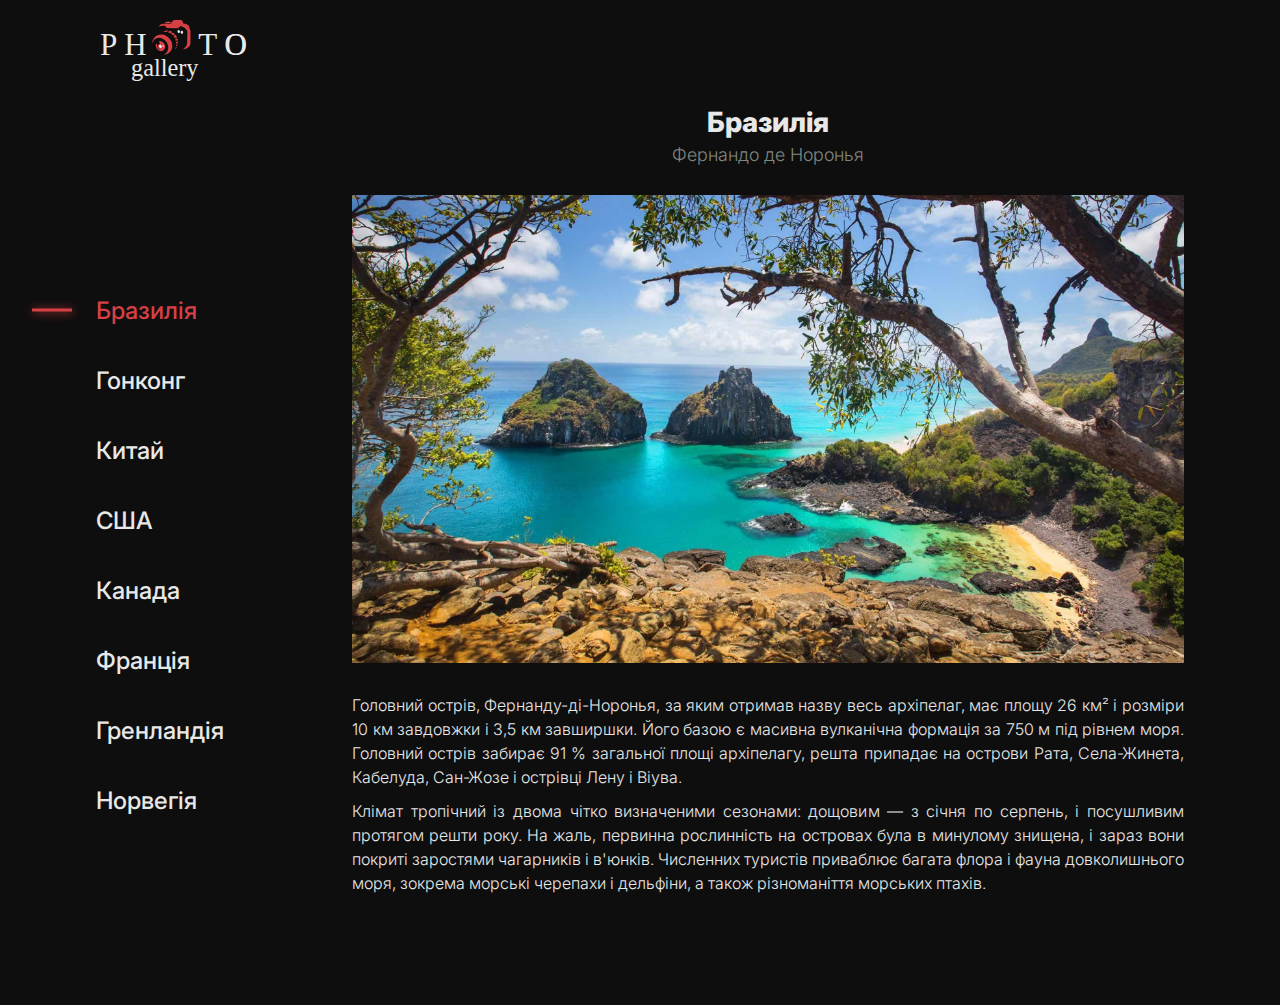
<file: DOM Object Model/index.html>
<!DOCTYPE html>
<html lang="ua">
<head>
    <meta charset="UTF-8">
    <meta http-equiv="X-UA-Compatible" content="IE=edge">
    <meta name="viewport" content="width=device-width,initial-scale=1">
    <title>JS DOM Kottans</title>
    <link rel="preconnect" href="https://fonts.googleapis.com">
    <link rel="preconnect" href="https://fonts.gstatic.com" crossorigin>
    <link href="https://fonts.googleapis.com/css2?family=Inter:wght@300;500;800&display=swap" rel="stylesheet">
    <link rel="stylesheet" href="css/style.css">
</head>
<body>
    <section class="content">
        <header class="header">
            <div class="wrapper">
                <a class="header__logo-link" href="/DOM%20Object%20Model/">
                    <img class="header__logo-img" src="images/LogoPhoto.svg" alt="logo site">
                </a>
                <div class="header__hamburger">
                    <span></span>
                    <span></span>
                    <span></span>
                </div>
            </div>
        </header>
        <main class="main">
            <div class="wrapper">
                <nav class="main__navigation">
                    <ul class="main__navigation-list">
                        <li class="main__navigation-item">
                            <button class="main__navigation-button" data-number="0">Бразилія</button>
                        </li>
                        <li class="main__navigation-item">
                            <button class="main__navigation-button" data-number="1">Гонконг</button>
                        </li>
                        <li class="main__navigation-item">
                            <button class="main__navigation-button" data-number="2">Китай</button>
                        </li>
                        <li class="main__navigation-item">
                            <button class="main__navigation-button" data-number="3">США</button>
                        </li>
                        <li class="main__navigation-item">
                            <button class="main__navigation-button" data-number="4">Канада</button>
                        </li>
                        <li class="main__navigation-item">
                            <button class="main__navigation-button" data-number="5">Франція</button>
                        </li>
                        <li class="main__navigation-item">
                            <button class="main__navigation-button" data-number="6">Гренландія</button>
                        </li>
                        <li class="main__navigation-item">
                            <button class="main__navigation-button" data-number="7">Норвегія</button>
                        </li>
                    </ul>
                </nav>
                <div class="main__content">
                    <div class="main__content-block"></div>
                    <div class="main__content-block"></div>
                    <div class="main__content-block"></div>
                    <div class="main__content-block"></div>
                    <div class="main__content-block"></div>
                    <div class="main__content-block"></div>
                    <div class="main__content-block"></div>
                    <div class="main__content-block"></div>
                </div>
            </div>
        </main>
    </section>
    <section class="adaptive">
        <nav class="adaptive__navigation">
            <ul class="adaptive__navigation-list">
                <li class="adaptive__navigation-item">
                    <button class="adaptive__navigation-button" data-number="0">Бразилія</button>
                </li>
                <li class="adaptive__navigation-item">
                    <button class="adaptive__navigation-button" data-number="1">Гонконг</button>
                </li>
                <li class="adaptive__navigation-item">
                    <button class="adaptive__navigation-button" data-number="2">Китай</button>
                </li>
                <li class="adaptive__navigation-item">
                    <button class="adaptive__navigation-button" data-number="3">США</button>
                </li>
                <li class="adaptive__navigation-item">
                    <button class="adaptive__navigation-button" data-number="4">Канада</button>
                </li>
                <li class="adaptive__navigation-item">
                    <button class="adaptive__navigation-button" data-number="5">Франція</button>
                </li>
                <li class="adaptive__navigation-item">
                    <button class="adaptive__navigation-button" data-number="6">Гренландія</button>
                </li>
                <li class="adaptive__navigation-item">
                    <button class="adaptive__navigation-button" data-number="7">Норвегія</button>
                </li>
            </ul>
        </nav>
    </section>
    <script src="js/script.js"></script>
</body>
</html>
</file>
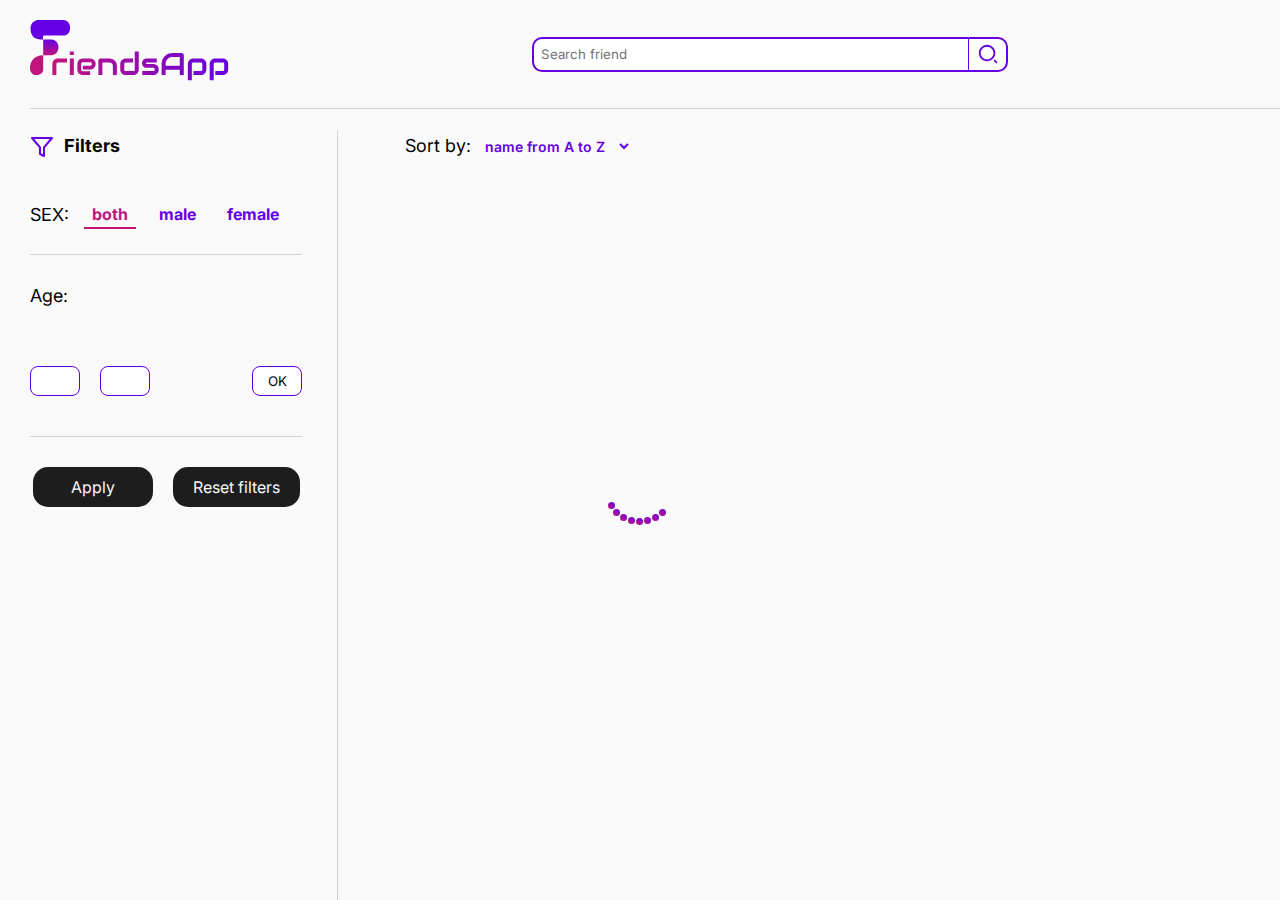
<file: FriendsApp/index.html>
<!DOCTYPE html>
<html lang="en">
<head>
    <meta charset="UTF-8">
    <meta http-equiv="X-UA-Compatible" content="IE=edge">
    <meta name="viewport" content="width=device-width, initial-scale=1.0">
    <title>Friends App</title>
    <link rel="preconnect" href="https://fonts.googleapis.com">
    <link rel="preconnect" href="https://fonts.gstatic.com" crossorigin>
    <link href="https://fonts.googleapis.com/css2?family=Inter:wght@300;500;800&display=swap" rel="stylesheet">
    <link rel="stylesheet" href="css/style.css">
</head>
<body>
    <div class="full-page">
        <div class="container">
            <header class="header">
                <a class="header__logo-link" href="/FriendsApp/">
                    <img class="header__logo" src="img/logo/friendsapplogo.svg" alt="friendsapp logo">
                </a>
                <div class="header__search-block">
                    <input class="header__search-input" type="text" placeholder="Search friend">
                    <button class="header__search-submit">
                        <svg class="header__search-img" xmlns="http://www.w3.org/2000/svg" viewBox="0 0 24 24" width="24" height="24"><path fill="none" d="M0 0h24v24H0z"/>
                            <path d="M11 2c4.968 0 9 4.032 9 9s-4.032 9-9 9-9-4.032-9-9 4.032-9 9-9zm0 16c3.867 0 7-3.133 7-7 0-3.868-3.133-7-7-7-3.868 0-7 3.132-7 7 0 3.867 3.132 7 7 7zm8.485.071l2.829 2.828-1.415 1.415-2.828-2.829 1.414-1.414z"/>
                        </svg>
                    </button>
                </div>
            </header>
            <main class="main">
                <div class="wrapper">
                    <nav class="navigation-top">
                        <ul class="navigation-top__list">
                            <li class="navigation-top__item">
                                <button class="navigation-top__list-adaptive-burger">
                                    <svg xmlns="http://www.w3.org/2000/svg" width="24" height="24" viewBox="0 0 24 24" fill="none" stroke="currentColor" stroke-width="2" stroke-linecap="round" stroke-linejoin="round">
                                        <polygon points="22 3 2 3 10 12.46 10 19 14 21 14 12.46 22 3"></polygon>
                                    </svg>
                                </button>
                            </li>
                            <li class="navigation-top__item">
                                <label class="navigation-top__sort" for="navigation-top-sort">Sort by:</label>
                                <select class="navigation-top__select" name="sort" id="navigation-top-sort">
                                    <option value="A-Z">name from A to Z</option>
                                    <option value="Z-A">name from Z to A</option>
                                    <option value="1-99">age by ascending</option>
                                    <option value="99-1">age by descending</option>
                                </select>
                            </li>
                        </ul>
                    </nav>
                    <div class="content">
                    </div>
                </div>

                <nav class="navigation-left">
                    <div class="navigation-left__header">
                        <svg class="navigation-left__img-filter" xmlns="http://www.w3.org/2000/svg" width="24" height="24" viewBox="0 0 24 24" fill="none" stroke="currentColor" stroke-width="2" stroke-linecap="round" stroke-linejoin="round">
                            <polygon points="22 3 2 3 10 12.46 10 19 14 21 14 12.46 22 3"></polygon>
                        </svg>
                        <h3 class="navigation-left__title">Filters</h3>
                        <button class="navigation-left__closebtn"></button>
                    </div>
                    <ul class="navigation-left__list">
                        <li class="navigation-left__item navigation-left__item-sex">
                            <span>SEX:</span>
                            <button class="navigation-left__btn filterBySex navigation-left__btn-active" type="button" data-filter="male,female">both</button>
                            <button class="navigation-left__btn filterBySex" type="button" data-filter="male">male</button>
                            <button class="navigation-left__btn filterBySex" type="button" data-filter="female">female</button>
                            <hr>
                        </li>
                        <li class="navigation-left__item navigation-left__item-age">
                            <span>Age:</span>
                            <div id="range-slider" class="navigation-left__item-age">
                            </div>
                            <div class="navigation-left__item-min-max-wrapper">
                                <input class="navigation-left__item-minage range-parametres" id="first-input" min="1" max="100" type="number" inputmode="numeric">
                                <input class="navigation-left__item-maxage range-parametres" id="second-input" min="1" max="100" type="number" inputmode="numeric">
                            </div>
                            <input type="submit" class="navigation-left__item-submit range-parametres" value="OK">
                            <hr>
                        </li>
                        <li class="navigation-left__item">
                            <button class="navigation-left__bottom-btn navigation-left__apply-btn">Apply</button>
                            <button class="navigation-left__bottom-btn navigation-left__reset-btn">Reset filters</button>
                        </li>
                    </ul>
                </nav>

            </main>
        </div>
        <section class="preloader">
            <div class="preloader__content">
                <span></span>
                <span></span>
                <span></span>
                <span></span>
                <span></span>
                <span></span>
                <span></span>
                <span></span>
            </div>
        </section>
    </div>
    <script src="js/bundle.js"></script>
</body>
</html>
</file>
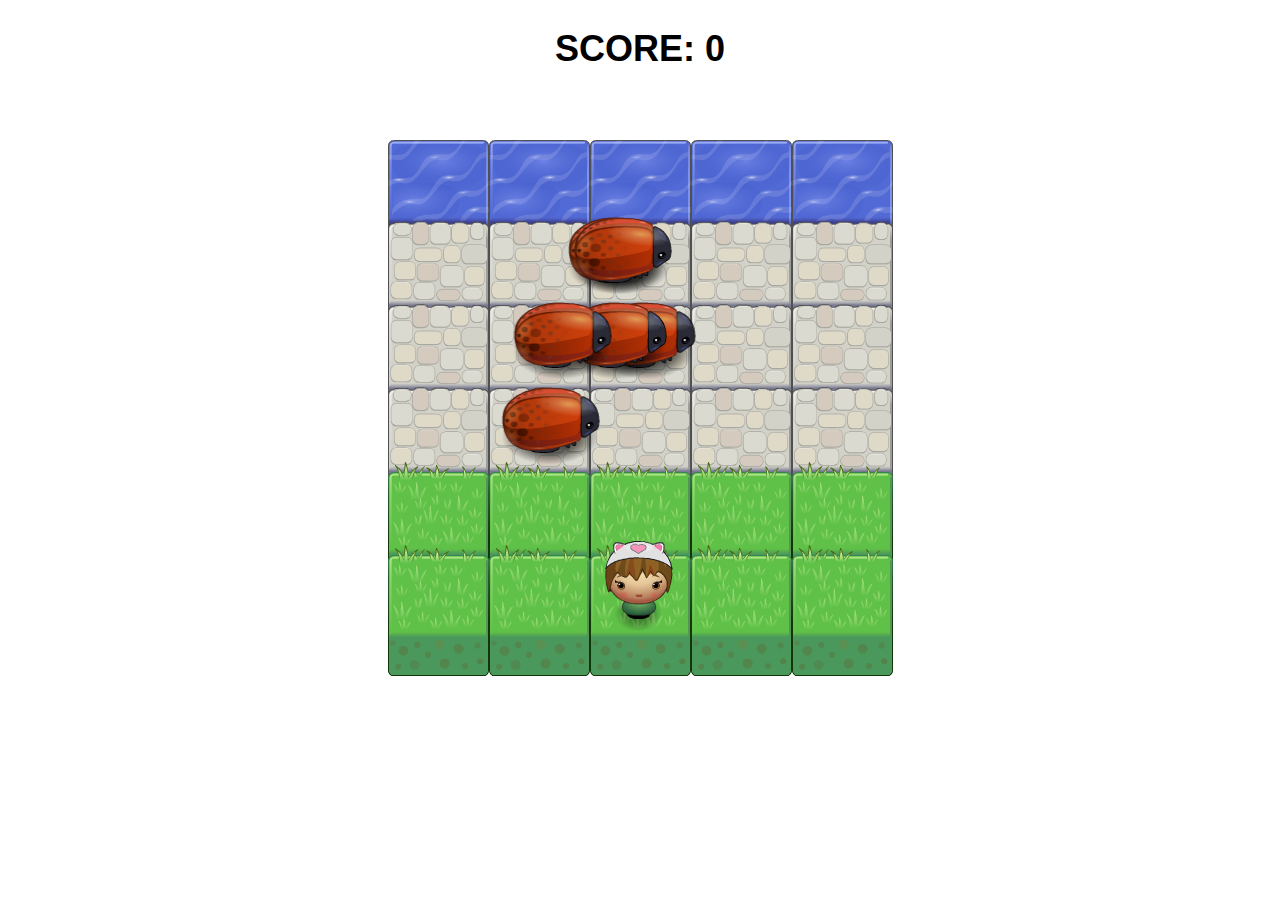
<file: frontend-nanodegree-arcade-game/index.html>
<!DOCTYPE html>
<html>
<head>
    <meta charset="UTF-8">
    <title>Effective JavaScript: Frogger</title>
    <link rel="stylesheet" href="css/style.css">
</head>
<body>
    <script src="js/resources.js"></script>
    <script src="js/engine.js"></script>
    <script src="js/app.js"></script>
</body>
</html>
</file>
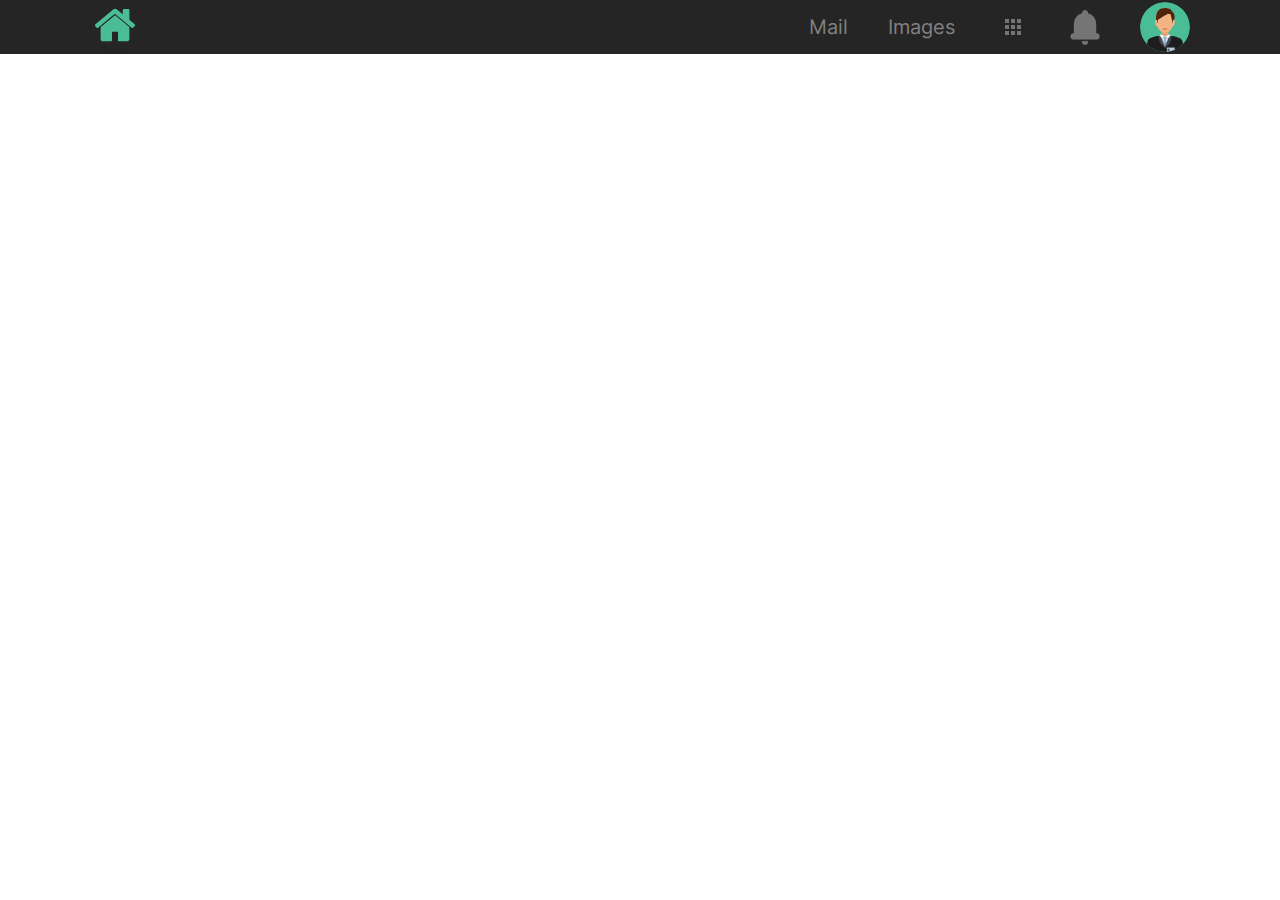
<file: Hooli-style/index.html>
<!DOCTYPE html>
<html lang="en">
<head>
    <meta charset="UTF-8">
    <meta http-equiv="X-UA-Compatible" content="IE=edge">
    <meta name="viewport" content="width=device-width,initial-scale=1">
    <title>Hooli Popup</title>
    <link rel="icon" type="image/x-icon" href="images/favicon.png">
    <link rel="stylesheet" href="css/style.css">
</head>
<body>
    <header class="header">
        <div class="container">
            <a class="header__logo-link" href="/Hooli-style/">
                <img class="header__logo-img" src="images/logo.svg" alt="site logotype">
            </a>
            <nav class="header__navigation">
                <ul class="header__list">
                    <li class="header__items">
                        <a class="header__links" href="#">Mail</a>
                    </li>
                    <li class="header__items">
                        <a class="header__links" href="#">Images</a>
                    </li>
                    <li class="header__items">
                        <label class="header__popup-label" for="checkbox"></label> 
                        <input class="header__popup-input" id="checkbox" type="checkbox">
                        <span class="header__popup-btn-img"></span>
                        <ul class="header__popup-submenu" tabindex="-1">
                            <li class="header__popup-item">
                                <a class="header__popup-link" href="#">
                                    <picture>
                                        <source srcset="images/WEBP/calendar.webp" type="image/webp">
                                        <source srcset="images/calendar.png" type="image/jpeg"> 
                                        <img class="header__popup-img" src="images/calendar.png" alt="">
                                    </picture>
                                    <span>Calendar</span>
                                </a>
                            </li>
                            <li class="header__popup-item">
                                <a class="header__popup-link" href="#">
                                    <picture>
                                        <source srcset="images/WEBP/classroom.webp" type="image/webp">
                                        <source srcset="images/classroom.png" type="image/jpeg"> 
                                        <img class="header__popup-img" src="images/classroom.png" alt="">
                                    </picture>
                                    <span>Classroom</span>
                                </a>
                            </li>
                            <li class="header__popup-item">
                                <a class="header__popup-link" href="#">
                                    <picture>
                                        <source srcset="images/WEBP/news.webp" type="image/webp">
                                        <source srcset="images/news.png" type="image/jpeg"> 
                                        <img class="header__popup-img" src="images/news.png" alt="">
                                    </picture>
                                    <span>News</span>
                                </a>
                            </li>
                            <li class="header__popup-item">
                                <a class="header__popup-link" href="#">
                                    <picture>
                                        <source srcset="images/WEBP/videos.webp" type="image/webp">
                                        <source srcset="images/videos.png" type="image/jpeg"> 
                                        <img class="header__popup-img" src="images/videos.png" alt="">
                                    </picture>
                                    <span>Videos</span>
                                </a>
                            </li>
                            <li class="header__popup-item">
                                <a class="header__popup-link" href="#">
                                    <picture>
                                        <source srcset="images/WEBP/tanslation.webp" type="image/webp">
                                        <source srcset="images/tanslation.png" type="image/jpeg"> 
                                        <img class="header__popup-img" src="images/tanslation.png" alt="">
                                    </picture>
                                    <span>Tanslation</span>
                                </a>
                            </li>
                            <li class="header__popup-item">
                                <a class="header__popup-link" href="#">
                                    <picture>
                                        <source srcset="images/WEBP/contacts.webp" type="image/webp">
                                        <source srcset="images/contacts.png" type="image/jpeg"> 
                                        <img class="header__popup-img" src="images/contacts.png" alt="">
                                    </picture>
                                    <span>Contacts</span>
                                </a>
                            </li>
                            <li class="header__popup-item">
                                <a class="header__popup-link" href="#">
                                    <picture>
                                        <source srcset="images/WEBP/blogs.webp" type="image/webp">
                                        <source srcset="images/blogs.png" type="image/jpeg"> 
                                        <img class="header__popup-img" src="images/blogs.png" alt="">
                                    </picture>
                                    <span>Blogs</span>
                                </a>
                            </li>
                            <li class="header__popup-item">
                                <a class="header__popup-link" href="#">
                                    <picture>
                                        <source srcset="images/WEBP/apps.webp" type="image/webp">
                                        <source srcset="images/apps.png" type="image/jpeg"> 
                                        <img class="header__popup-img" src="images/apps.png" alt="">
                                    </picture>
                                    <span>Apps</span>
                                </a>
                            </li>
                            <li class="header__popup-item">
                                <a class="header__popup-link" href="#">
                                    <picture>
                                        <source srcset="images/WEBP/maps.webp" type="image/webp">
                                        <source srcset="images/maps.png" type="image/jpeg"> 
                                        <img class="header__popup-img" src="images/maps.png" alt="">
                                    </picture>
                                    <span>Maps</span>
                                </a>
                            </li>
                            <li class="header__popup-item">
                                <a class="header__popup-link" href="#">
                                    <picture>
                                        <source srcset="images/WEBP/chat.webp" type="image/webp">
                                        <source srcset="images/chat.png" type="image/jpeg"> 
                                        <img class="header__popup-img" src="images/chat.png" alt="">
                                    </picture>
                                    <span>Chat</span>
                                </a>
                            </li>
                            <li class="header__popup-item">
                                <a class="header__popup-link" href="#">
                                    <picture>
                                        <source srcset="images/WEBP/files.webp" type="image/webp">
                                        <source srcset="images/files.png" type="image/jpeg"> 
                                        <img class="header__popup-img" src="images/files.png" alt="">
                                    </picture>
                                    <span>Files</span>
                                </a>
                            </li>
                            <li class="header__popup-item">
                                <a class="header__popup-link" href="#">
                                    <picture>
                                        <source srcset="images/WEBP/mail.webp" type="image/webp">
                                        <source srcset="images/mail.png" type="image/jpeg"> 
                                        <img class="header__popup-img" src="images/mail.png" alt="">
                                    </picture>
                                    <span>Mail</span>
                                </a>
                            </li>

                                <!-- Invisible content before click more btn -->
                            <li class="header__popup-more">
                            <label class="header__popup-more-label" for="btn-more"></label>
                                <input class="header__popup-input-more" id="btn-more" type="checkbox">
                                <span class="header__popup-btn-text">More
                                </span>
                                <ul class="header__more-content">
                                    <li class="header__popup-item header__more-items">
                                        <a class="header__popup-link" href="#">
                                            <picture>
                                                <source srcset="images/WEBP/documents.webp" type="image/webp">
                                                <source srcset="images/documents.png" type="image/jpeg"> 
                                                <img class="header__popup-img header__popup-img_width" src="images/documents.png" alt="">
                                            </picture>
                                            <span>Documents</span>
                                        </a>
                                    </li>
                                    <li class="header__popup-item header__more-items">
                                        <a class="header__popup-link" href="#">
                                            <picture>
                                                <source srcset="images/WEBP/photos.webp" type="image/webp">
                                                <source srcset="images/photos.png" type="image/jpeg"> 
                                                <img class="header__popup-img header__popup-img_width" src="images/photos.png" alt="">
                                            </picture>
                                            <span>Photos</span>
                                        </a>
                                    </li>
                                    <li class="header__popup-item header__more-items">
                                        <a class="header__popup-link" href="#">
                                            <picture>
                                                <source srcset="images/WEBP/mars.webp" type="image/webp">
                                                <source srcset="images/mars.png" type="image/jpeg"> 
                                                <img class="header__popup-img header__popup-img_width" src="images/mars.png" alt="">
                                            </picture>
                                            <span>Mars</span>
                                        </a>
                                    </li>
                                    <li class="header__popup-item header__more-items">
                                        <a class="header__popup-link" href="#">
                                            <picture>
                                                <source srcset="images/WEBP/promo.webp" type="image/webp">
                                                <source srcset="images/promo.png" type="image/jpeg"> 
                                                <img class="header__popup-img header__popup-img_width" src="images/promo.png" alt="">
                                            </picture>
                                            <span>Promo</span>
                                        </a>
                                    </li>
                                    <li class="header__popup-item header__more-items">
                                        <a class="header__popup-link" href="#">
                                            <picture>
                                                <source srcset="images/mic.png" type="image/jpeg"> 
                                                <img class="header__popup-img header__popup-img_width" src="images/mic.png" alt="">
                                            </picture>
                                            <span>Mic</span>
                                        </a>
                                    </li>
                                    <li class="header__popup-item header__more-items">
                                        <a class="header__popup-link" href="#">
                                            <picture>
                                                <source srcset="images/collection.png" type="image/jpeg"> 
                                                <img class="header__popup-img header__popup-img_width" src="images/search.png" alt="">
                                            </picture>
                                            <span>Search</span>
                                        </a>
                                    </li>
                                </ul>
                            </li>
                        </ul> 
                    </li>
                    <li class="header__items">
                        <a class="header__links" href="#">
                            <img class="header__bell-icon" src="images/bell.png" alt="bell img">
                        </a>
                    </li>
                    <li class="header__items">
                        <a class="header__links" href="#">
                            <img class="header__user-avatar" src="images/man.svg" alt="">
                        </a>
                    </li>
                </ul>
            </nav>
        </div>
    </header>
</body>
</html>
</file>
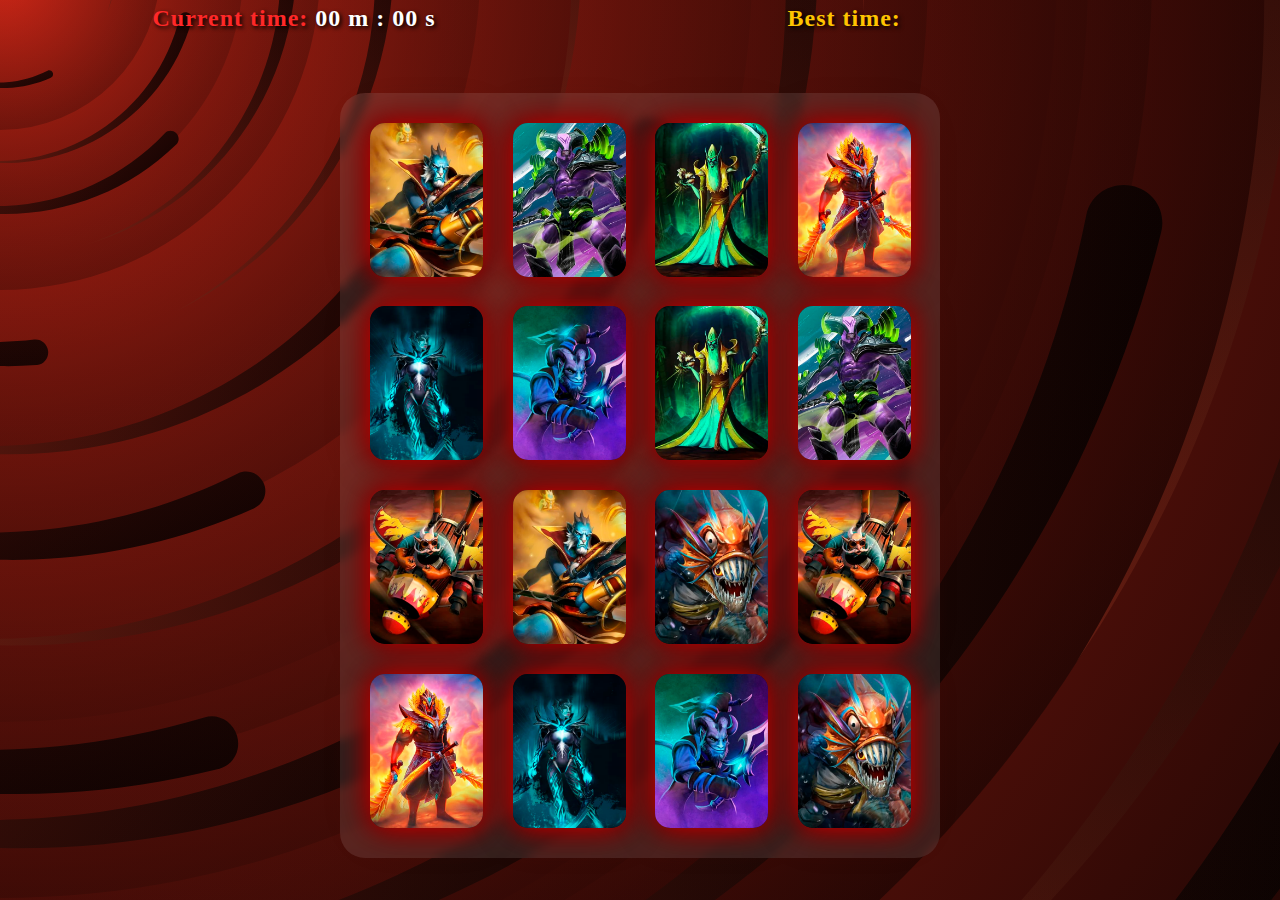
<file: MemoryPairGame/index.html>
<!DOCTYPE html>
<html lang="en">
<head>
    <meta charset="UTF-8">
    <meta http-equiv="X-UA-Compatible" content="IE=edge">
    <meta name="viewport" content="width=device-width, initial-scale=1.0">
    <title>Memory pair game</title>
    <link href="https://fonts.cdnfonts.com/css/gagalin" rel="stylesheet">
    <link rel="stylesheet" href="css/style.css">
</head>
<body> 
    <main class="main">
        <div class="main__cards-block">
        </div>
        <div class="winMessage">
            <h2 class="winMessage__title">You're a winner!</h2>
            <img class="winMessage__image" src="images/winMessage.png" alt="">
            <button class="click-to-continue">click to continue</button>
        </div>
    </main>
    <section class="timer">
        <div class="timer-current">
            Current time: <span>00 m : 00 s</span>
        </div>
        <div class="timer-best">
            Best time: <span></span>
        </div>
    </section>
    <script src="js/script.js"></script>
</body>
</html>
</file>
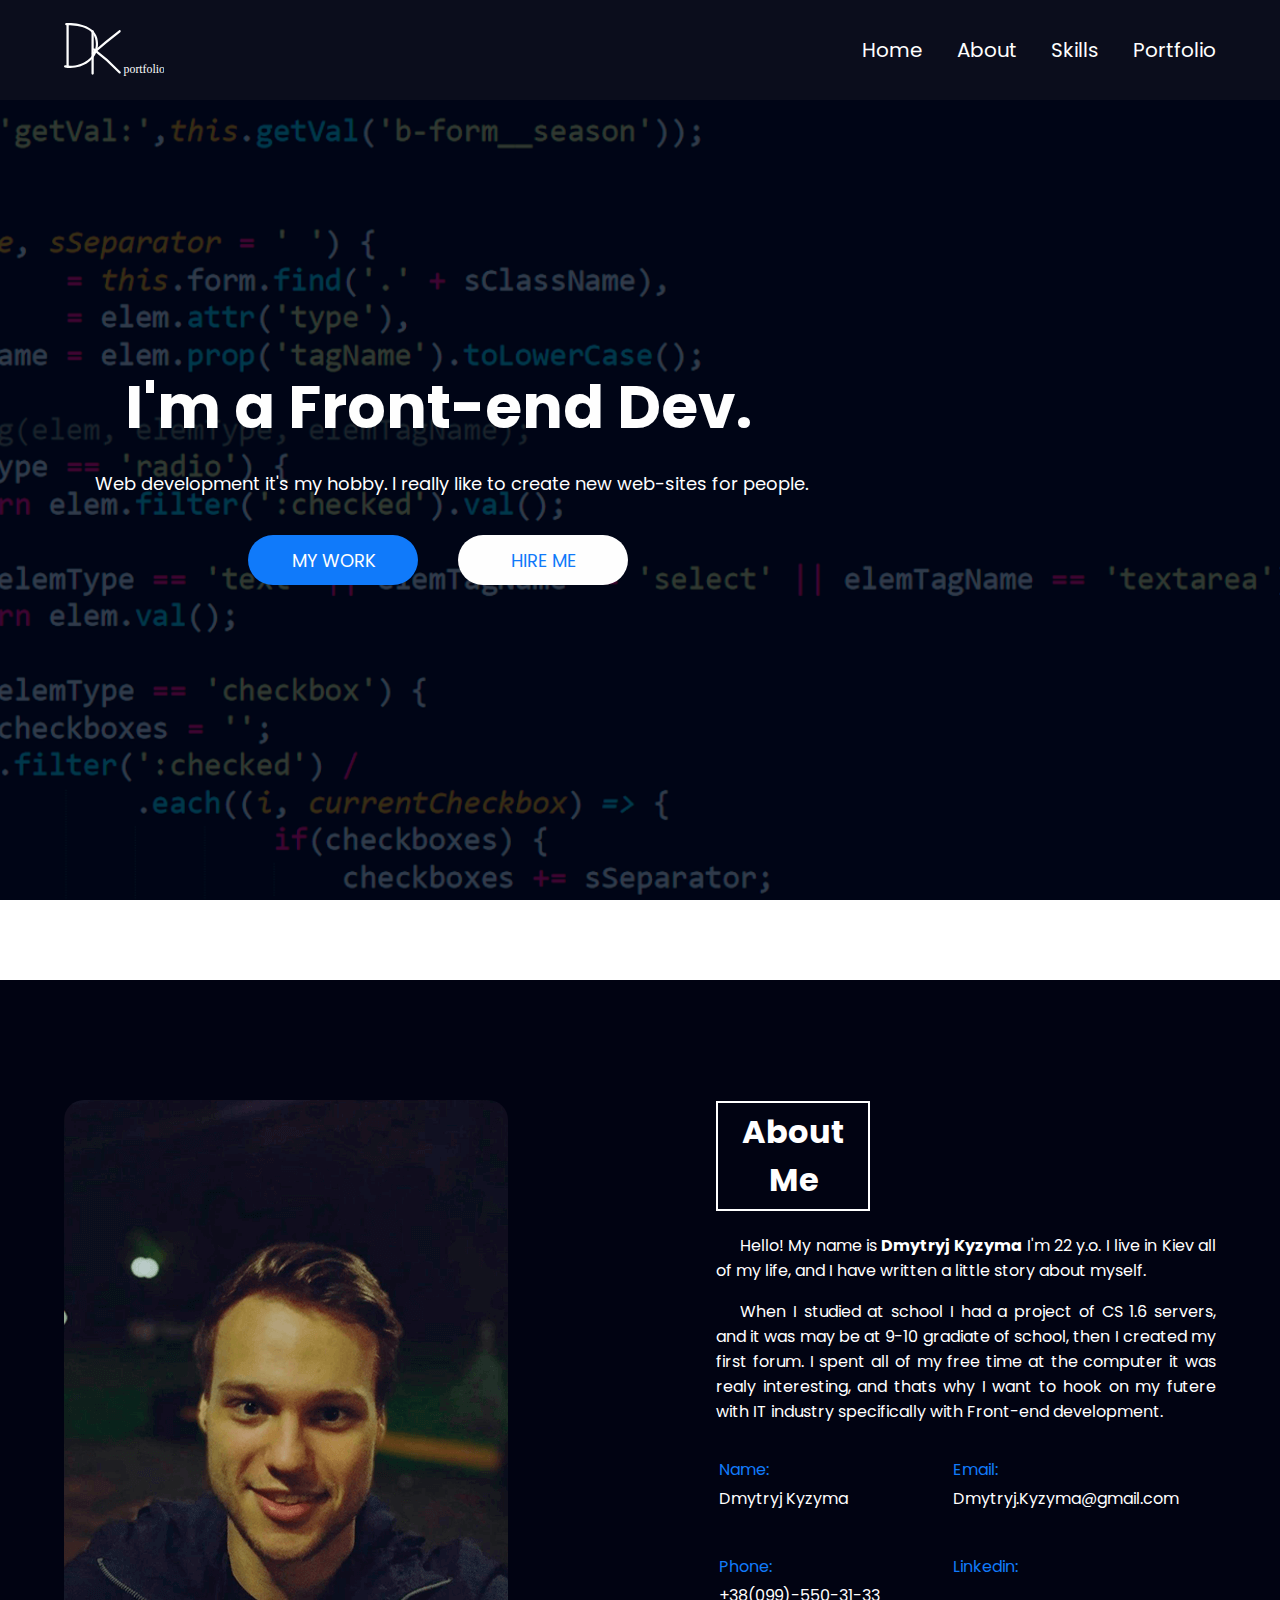
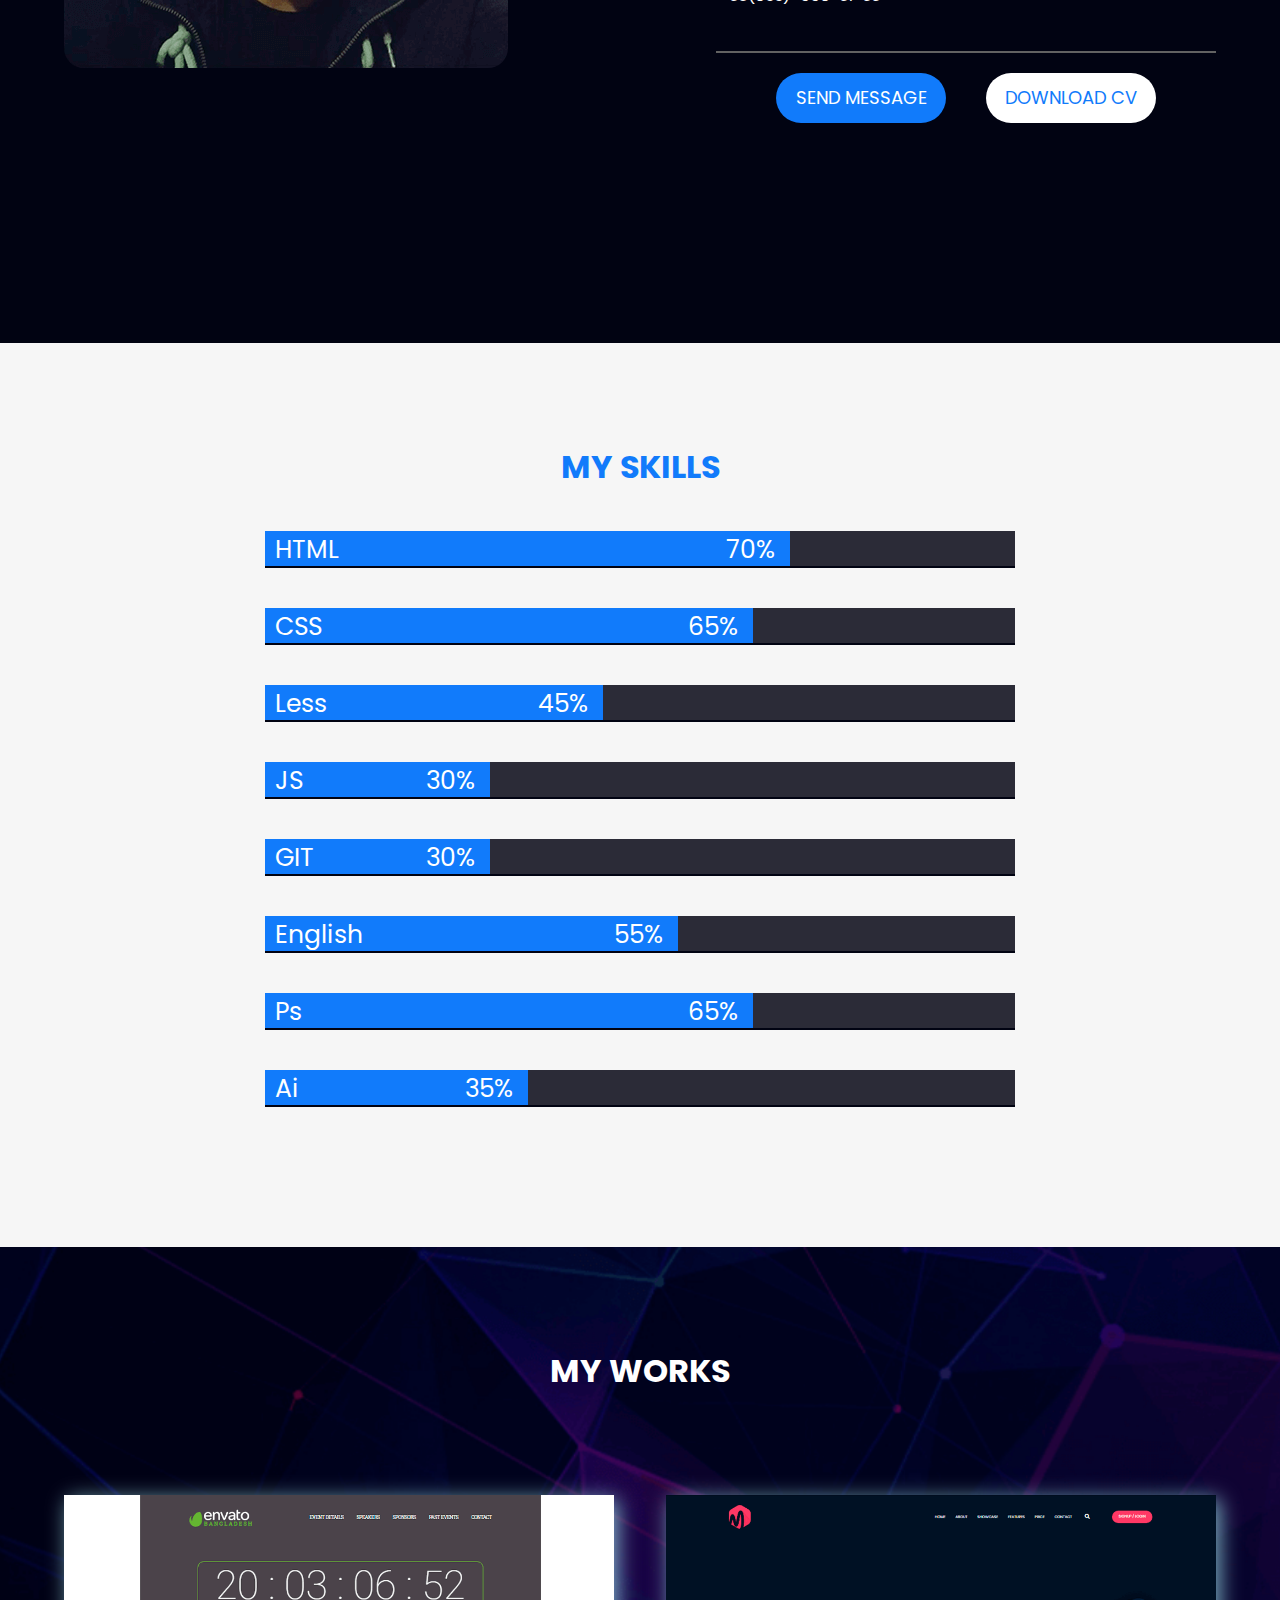
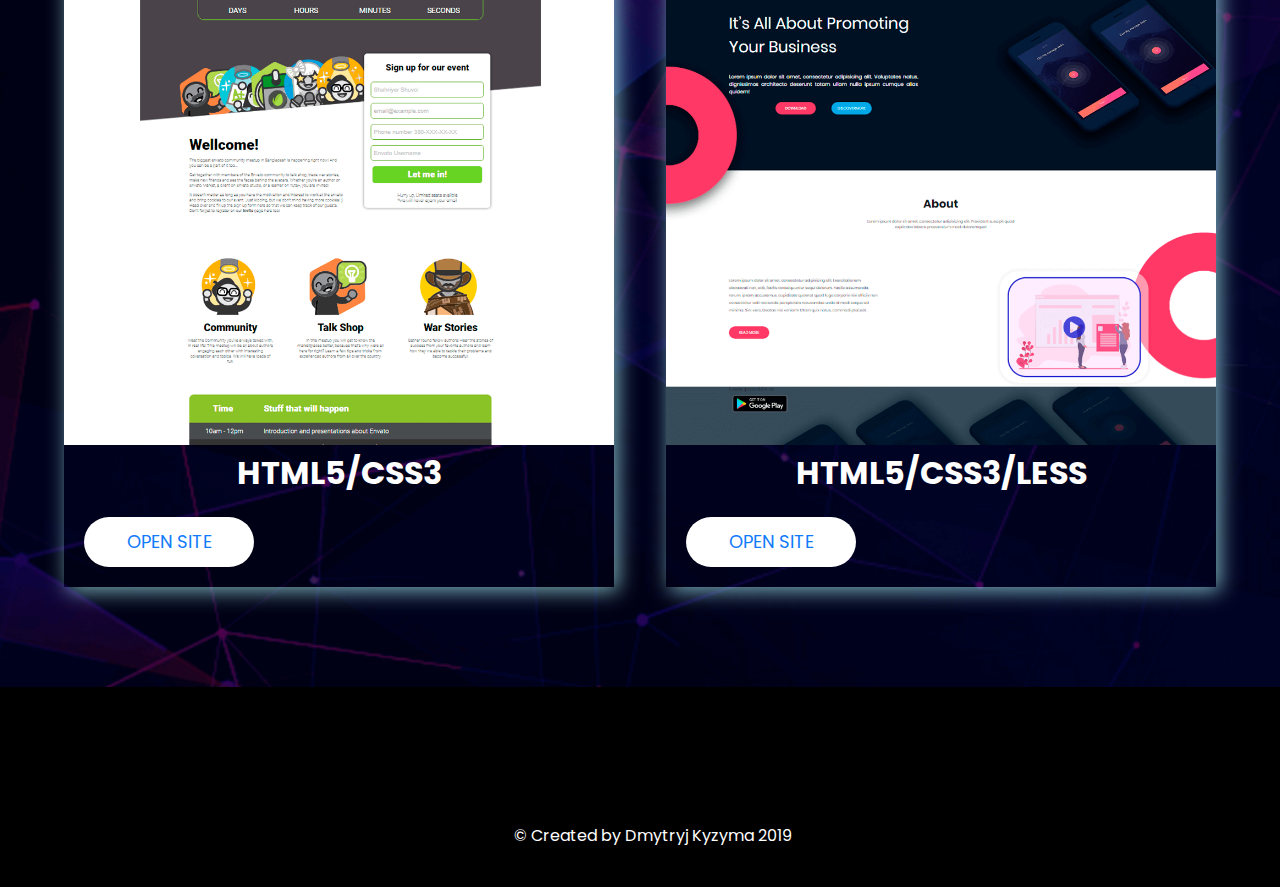
<file: Portfolio/index.html>
<!DOCTYPE html>
<html lang="en">
<head>
	<title>Dmytryj Kyzyma FrontEnd developer</title>
	<meta charset="utf-8">
	<link rel="stylesheet" href="https://use.fontawesome.com/releases/v5.8.1/css/all.css" integrity="sha384-50oBUHEmvpQ+1lW4y57PTFmhCaXp0ML5d60M1M7uH2+nqUivzIebhndOJK28anvf" crossorigin="anonymous">
	<link href="https://fonts.googleapis.com/css?family=Poppins:700" rel="stylesheet">
	<link href="https://fonts.googleapis.com/css?family=Poppins" rel="stylesheet">
	<link rel="stylesheet" type="text/css" href="style.css">
	<script src="https://cdnjs.cloudflare.com/ajax/libs/jquery/3.3.1/jquery.min.js"></script>
	<script type="text/javascript" src="scripts/script.js"></script>
</head>
<body>
	
	<div id="preloader">
	  <div id="loader"></div>
	</div>

	<header>
		<div class="wrapper">
			<div class="logo"></div> 

			<nav>
				<ul>
					<li><a href="">Home</a></li>
					<li><a href="#AboutMe">About</a></li>
					<li><a href="#Skills">Skills</a></li>	
					<li><a href="#Portfolio">Portfolio</a></li>
				</ul>
			</nav>

		</div>
	</header>

	<section class="bgPhoto">
		<div class="wrapper">
			<div class="textAbout">
				<h1>I'm a Front-end Dev.</h1>
					<p>Web development it's my hobby. I really like to create new web-sites for people.</p>
				
				<div class="buttons">
					<button type="button"><a href="#Portfolio">My work</a></button>
					<button type="button">Hire me</button>
				</div>
			</div>
				
		</div>
	</section>


	<section class="bgAboutMe" id="AboutMe">
		<div class="wrapper container">
			<div class="myPhoto">
				<img src="images/photo.png" alt="myPhoto">
			</div>

			<div class="textAboutMe">
				<h1>About Me</h1>
				<p>Hello! My name is <b>Dmytryj Kyzyma</b> I'm 22 y.o. I live in Kiev all of my life, and I have written a little story about myself.</p>
				<p>When I studied at school I had a project of CS 1.6 servers, and it was may be at 9-10 gradiate of school, then I created my first forum. I spent all of my free time at the computer it was realy interesting, and thats why I want to hook on my futere with IT industry specifically with Front-end development.</p>

				<div class="contactsForm">
					<table>
						<tr>
							<td>Name:</td>
							<td>Email:</td>
						</tr>

						<tr>
							<td>Dmytryj Kyzyma</td>
							<td>Dmytryj.Kyzyma@gmail.com</td>
						</tr>

						<tr>
							<td>Phone:</td>
							<td>Linkedin:</td>
						</tr>
						<tr>
							<td>+38(099)-550-31-33</td>
							<td>
								<a href="https://www.linkedin.com/in/%D0%B4%D0%BC%D0%B8%D1%82%D1%80%D0%B8%D0%B9-%D0%BA%D0%B8%D0%B7%D0%B8%D0%BC%D0%B0-69776b175/" target="_blank"><i class="fab fa-linkedin fa-2x"></i></i></a>
							</td>
						</tr>
					</table>
				</div>

				<div class="buttons effectsButtons">
					<button type="button">Send message</button>
					<button type="button"><a class="download" href="https://drive.google.com/file/d/1yK3knQI_tw9JLXR6jihD8qeZd0eIFNEi/view?usp=sharing" target="_blank">Download CV</a></button>
				</div>
			</div>
		</div>
	</section>

	<section class="mySkills" id="Skills">
		<div class="wrapper centerText animation">
			<h1>My Skills</h1>

			<div class= "tableOfMySkills">
				<div id="codeconSkills">	
					<div class="codeconSkillbar">
						<div id="codeconHTML"> 
							<span class="codeconSkillArea">HTML</span>
							<span class="PercentText">70%</span>
						</div>
					</div>

					<div class="codeconSkillbar">
						<div class="codeconSkillbar">
							<div id="codeconCSS"> 
								<span class="codeconSkillArea">CSS</span>
								<span class="PercentText">65%</span>
							</div>
						</div>
					</div>

					<div class="codeconSkillbar">
						<div id="codeconLess">
							<span class="codeconSkillArea">Less</span>
							<span class="PercentText">45%</span>
						</div>
					</div>

					<div class="codeconSkillbar">
						<div id="codeconJS">
							<span class="codeconSkillArea">JS</span>
							<span class="PercentText ">30%</span>
						</div>
					</div>

					<div class="codeconSkillbar">
						<div id="codeconGIT">
							<span class="codeconSkillArea">GIT</span>
							<span class="PercentText">30%</span>
						</div>
					</div>

					<div class="codeconSkillbar">
						<div id="codeconEng">
							<span class="codeconSkillArea">English</span>
							<span class="PercentText ">55%</span>
						</div>
					</div>

					<div class="codeconSkillbar">
						<div id="codeconPS">
							<span class="codeconSkillArea">Ps</span>
							<span class="PercentText">65%</span>
						</div>
					</div>

					<div class="codeconSkillbar">
						<div id="codeconAi">
							<span class="codeconSkillArea">Ai</span>
							<span class="PercentText">35%</span>
						</div>
					</div>

				</div>
			</div>

		</div>

	</section>

	<section class="blockPortfolio" id="Portfolio">
		<div class="wrapper centerText">
			<h1>My works</h1>
			<div class="flexWorks">
				<div class=" examplesWorks">
					<img src="images/works/Envato.png" alt="Envato web-site">
					<h1>HTML5/CSS3</h1>
						<a href="http://dmytryjk.github.io/SiteIvents/" target="_blank"><button class="effectsButtons worksButtnons" type="button">Open Site</button></a>
				</div>

				<div class="examplesWorks">
					<img src="images/works/BusinessProject.png" alt="BusinessProject.png web-site">
					<h1>HTML5/CSS3/LESS</h1>
						<a href="https://dmytryjk.github.io/Business%20Promoting/" target="_blank"><button class="effectsButtons worksButtnons" type="button">Open Site</button></a>
				</div>
				<!-- My WORKS !-->
			</div>
		</div>
	</section>
	
	<footer>
		<div class="wrapper footerIcons">
			<a href="https://www.linkedin.com/in/%D0%B4%D0%BC%D0%B8%D1%82%D1%80%D0%B8%D0%B9-%D0%BA%D0%B8%D0%B7%D0%B8%D0%BC%D0%B0-69776b175/" target="_blank"><i class="fab fa-linkedin fa-2x"></i></a>
			<a href="https://github.com/DmytryjK" target="_blank"><i class="fab fa-github-square fa-2x"></i></a>
			<a href="https://codepen.io/dmytryjk/" target="_blank"><i class="fab fa-codepen fa-2x"></i></a>
			<div class="CopyRight"><p>&copy Created by Dmytryj Kyzyma 2019</p></div>
		</div>

	</footer>

	<script>document.write('<script src="http://' + (location.host || 'localhost').split(':')[0] + ':35729/livereload.js?snipver=1"></' + 'script>')</script>
</body>
</html>
</file>
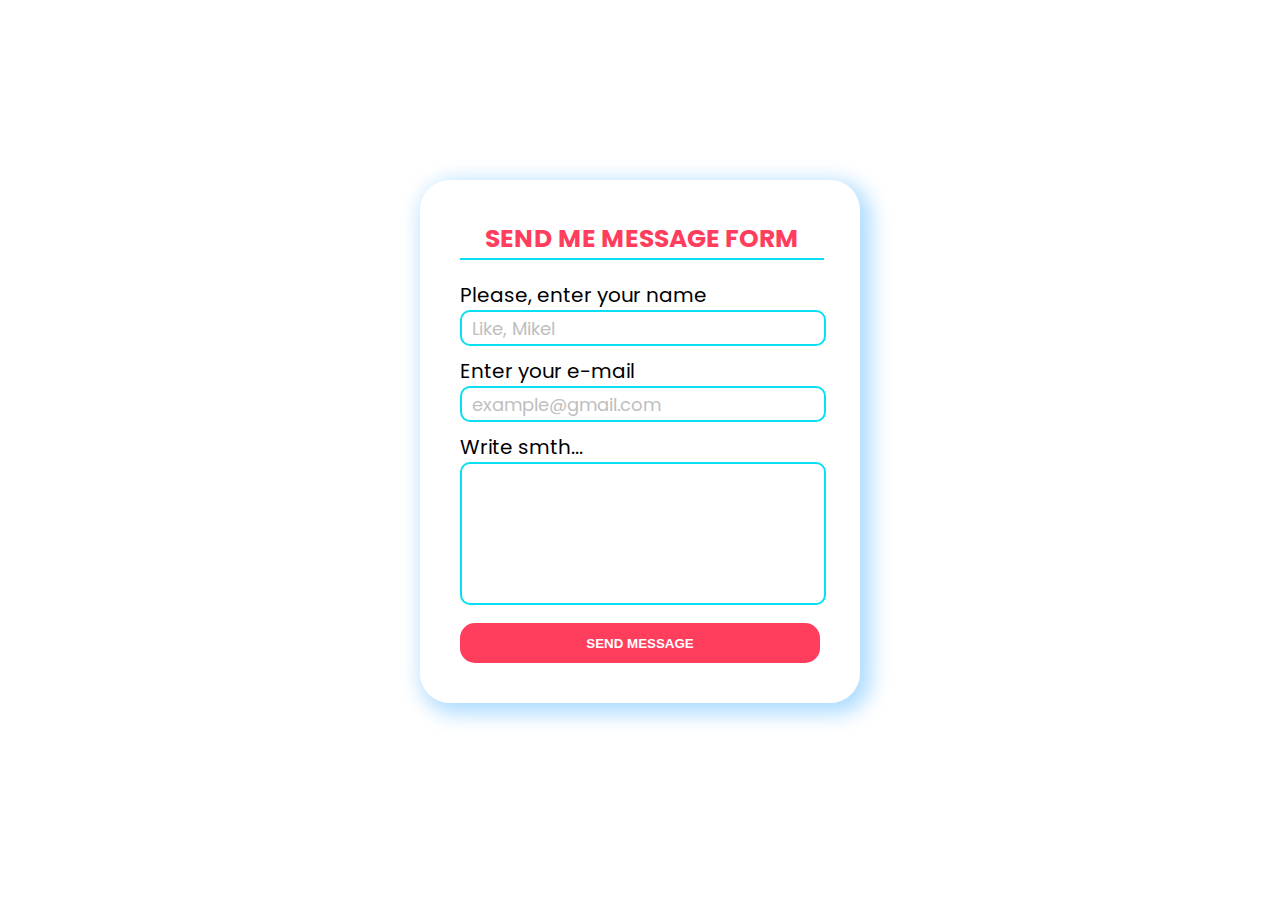
<file: Portfolio/post.html>
<!DOCTYPE html>
<html>
<head>
	<title>Send me message</title>
	<meta charset="utf-8">
	<link rel="stylesheet" href="style.message.css">
	<link href="https://fonts.googleapis.com/css?family=Poppins:700" rel="stylesheet">
	<link href="https://fonts.googleapis.com/css?family=Poppins" rel="stylesheet">
</head>
<body>
	<div class="BgForm">
		<form action="" method="POST">
			<legend>Send me message form</legend>
				<div class="form-group">
					<label for="">Please, enter your name</label>
					<input type="text" class="form__name" placeholder="Like, Mikel">
				</div>

				<div class="form-group">
					<label for="">Enter your e-mail</label>
					<input type="email" class="form__name" placeholder="example@gmail.com">
				</div>
		
				<div class="form-group">
					<label for="">Write smth...</label>
					<textarea name="message" id="" cols="" rows="5"></textarea>
				</div>

				<button type="submit">Send message</button>
		</form>
	</div>

	
	<script>document.write('<script src="http://' + (location.host || 'localhost').split(':')[0] + ':35729/livereload.js?snipver=1"></' + 'script>')</script>
</body>
</html>
</file>
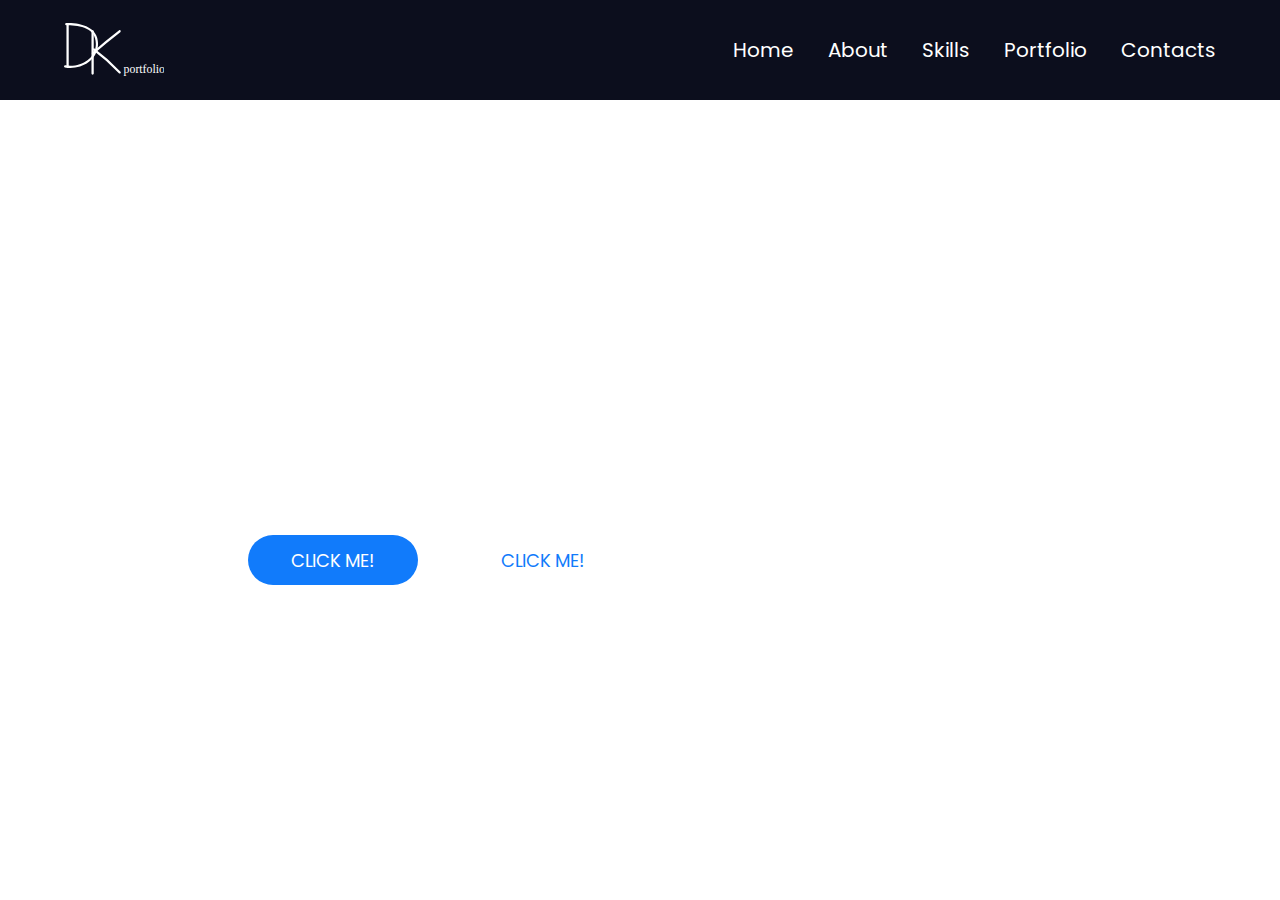
<file: Portfolio/project.html>
<!DOCTYPE html>
<html>
<head>
	<title>About Me</title>
	<meta charset="utf-8">
	<link href="https://fonts.googleapis.com/css?family=Poppins:700" rel="stylesheet">
	<link href="https://fonts.googleapis.com/css?family=Poppins" rel="stylesheet">
	<link rel="stylesheet" type="text/css" href="style.css">
</head>
<body>

	<header>
		<div class="wrapper">
			<div class="logo"></div> 

			<nav>
				<ul>
					<li><a href="">Home</a></li>
					<li><a href="">About</a></li>
					<li><a href="">Skills</a></li>				
					<li><a href="">Portfolio</a></li>
					<li><a href="">Contacts</a></li>
				</ul>
			</nav>

		</div>
	</header>

	<section class="AboutMe" id="AboutMe">
		<div class="wrapper">
			<div class="textAbout">
				<h1>I'm a Front-end Dev.</h1>
					<p>Web development it's my hobby. I really like to create new web-sites for people.</p>
				
				<div class="buttons">
					<button type="button">Click Me!</button>
					<button type="button">Click Me!</button>
				</div>
			</div>
				
		</div>
	</section>

	<script>document.write('<script src="http://' + (location.host || 'localhost').split(':')[0] + ':35729/livereload.js?snipver=1"></' + 'script>')</script>
	<script type="text/javascript" src="scripts/script.js"></script>
</body>
</html>
</file>
<file: DOM Object Model/css/style.css>
* {
  margin: 0;
  padding: 0;
  box-sizing: border-box;
  font-family: "Inter", sans-serif;
  font-weight: 300;
}

body, html {
  margin: 0;
  padding: 0;
}

.body__active {
  overflow: hidden;
}

.content {
  position: static;
  background-color: #0e0e0e;
  top: 0;
  left: 0;
  right: 0;
  bottom: 0;
  height: 100vh;
}

.header {
  padding: 20px 100px;
}
.header .wrapper {
  display: flex;
  align-items: center;
}
.header__logo-link {
  display: inline-block;
}
.header__logo-img {
  width: 150px;
}
.header__hamburger {
  z-index: 2;
  width: 30px;
  height: 30px;
  position: absolute;
  right: 5%;
  overflow: hidden;
  display: none;
  cursor: pointer;
}
.header__hamburger span {
  display: block;
  background-color: #E8E8E8;
  width: 30px;
  height: 2px;
  transition: 0.3s ease-in-out all;
}
.header__hamburger span:not(:first-child) {
  margin-top: 8px;
}
.header__hamburger:hover span {
  background-color: #D64045;
  transition: 0.3s ease-in-out all;
}
.header__hamburger-active {
  transition: 0.3s ease-in-out all;
}
.header__hamburger-active span:first-child {
  transform: rotate(45deg) translateY(8px) translateX(6px);
  background-color: #D64045;
}
.header__hamburger-active span:last-child {
  transform: rotate(-45deg) translateY(-8px) translateX(6px);
  background-color: #D64045;
}
.header__hamburger-active span:nth-child(2) {
  opacity: 0;
  transform: translateX(100%);
}

.main {
  color: white;
  display: flex;
  background-color: #0e0e0e;
}
.main .wrapper {
  height: 1150px;
  display: flex;
  align-items: center;
  justify-content: center;
}
.main__navigation {
  width: 20%;
}
.main__navigation-list {
  width: 100%;
  list-style-type: none;
}
.main__navigation-button {
  position: relative;
  height: 80px;
  width: 100%;
  border: none;
  text-align: left;
  padding-left: 0%;
  background-color: #0e0e0e;
  color: #E8E8E8;
  font-size: 24px;
  font-weight: 500;
  cursor: pointer;
  transition: 0.3s ease-in-out all;
}
.main__navigation-button:before {
  content: "";
  position: absolute;
  display: block;
  top: 50%;
  transform: translateX(calc(-50% - 30px)) translateY(-50%);
  background-color: transparent;
  right: 85%;
  width: 50px;
  height: 3px;
  transition: 0.3s ease-in-out all;
}
.main__navigation-button:hover {
  transition: 0.3s ease-in-out all;
  color: #D64045;
}
.main__navigation-button_active {
  height: 80px;
  border: none;
  cursor: pointer;
  color: #D64045;
}
.main__navigation-button_active:before {
  width: 100px;
  background-color: #D64045;
  box-shadow: 1px 1px 10px #D64045;
  transition: 0.3s ease-in-out all;
  right: 95%;
  width: 50px;
}
.main__content {
  max-width: 65%;
  height: 1200px;
}
.main__content-block {
  display: flex;
  flex-direction: column;
  justify-content: center;
  align-items: center;
  color: #E8E8E8;
  visibility: hidden;
  opacity: 0;
  transition-delay: 0.3s;
  transition: 0.5s ease-in-out;
}
.main__content-active {
  flex-direction: column;
  display: flex;
  justify-content: center;
  opacity: 1;
  visibility: visible;
  transition-delay: 0.2s;
  transition: 0.5s ease-in-out;
}
.main__content-image {
  max-width: 100%;
  max-height: 900px;
}
.main__content-title {
  font-size: 28px;
  font-weight: 800;
  color: #E8E8E8;
}
.main__content-title:before {
  content: "";
}
.main__content-subtitle {
  margin-top: 5px;
  color: #818880;
  font-size: 18px;
}
.main__content-image {
  padding-top: 30px;
  padding-bottom: 20px;
  -o-object-fit: cover;
     object-fit: cover;
  max-height: 70%;
  width: 100%;
}
.main__content-descr {
  line-height: 24px;
  margin-top: 10px;
  font-size: 16px;
  text-align: justify;
}

.adaptive {
  position: absolute;
  left: -100%;
  top: 0;
  background-color: rgba(0, 0, 0, 0.9);
  width: 100%;
  height: 100%;
  visibility: hidden;
  transition: 0.2s ease-in-out all;
}
.adaptive__navigation {
  height: 100%;
}
.adaptive__navigation-list {
  display: flex;
  flex-direction: column;
  justify-content: center;
  align-items: center;
  height: 100%;
  list-style-type: none;
  padding: 0;
  margin: 0;
}
.adaptive__navigation-item {
  width: 100%;
  height: 10%;
}
.adaptive__navigation-button {
  border: none;
  background-color: transparent;
  width: 100%;
  height: 100%;
  font-size: 30px;
  font-weight: 500;
  color: #E8E8E8;
  cursor: pointer;
  transition: 0.3s ease-in-out all;
}
.adaptive__navigation-button:hover {
  transition: 0.3s ease-in-out all;
  background-color: #D64045;
}
.adaptive__navigation-button__active {
  background-color: #D64045;
}
.adaptive__active {
  visibility: visible;
  transition: 0.2s ease-in-out all;
  left: 0;
}

@media (max-width: 2560px) and (max-height: 1250px) {
  .main .wrapper {
    height: 900px;
  }
  .main__content {
    max-height: 100%;
  }
  .main__content-image {
    max-height: 600px;
  }
}
@media (max-width: 1920px) {
  .main {
    padding: 30px 0;
  }
  .main .wrapper {
    max-height: 1000px;
  }
  .main__content {
    max-height: 100%;
  }
  .main__content-image {
    max-height: 600px;
  }
}
@media (max-width: 1500px) and (max-height: 800px) {
  .main {
    padding: 0;
  }
  .main .wrapper {
    height: 730px;
    align-items: flex-start;
  }
  .main__navigation {
    width: 20%;
    transform: translateY(15%);
  }
  .main__navigation-button {
    height: 70px;
    padding-left: 0%;
  }
  .main__navigation-button:before {
    right: 90%;
    max-width: 20px;
  }
  .main__navigation-button_active:before {
    width: 30px;
    right: 95%;
  }
  .main__content {
    max-width: 55%;
  }
  .main__content-image {
    max-height: 400px;
  }
  .main__content-title {
    font-size: 24px;
  }
  .main__content-subtitle {
    font-size: 16px;
  }
}
@media (max-width: 1400px) {
  .main {
    padding: 0;
  }
  .main__navigation-button {
    height: 70px;
    padding-left: 0%;
  }
  .main__navigation-button:before {
    right: 75%;
    max-width: 40px;
  }
  .main__navigation-button_active:before {
    width: 40px;
    right: 90%;
  }
}
@media (max-width: 1100px) {
  .header .wrapper {
    display: flex;
    justify-content: center;
    align-items: center;
  }
  .main {
    padding: 0;
  }
  .main__navigation {
    justify-content: flex-start;
  }
  .main__navigation-button {
    padding-left: 35%;
    font-size: 20px;
  }
  .main__navigation-button:before {
    max-width: 20px;
  }
  .main__navigation-button_active:before {
    width: 30px;
    right: 60%;
  }
  .main__content-title {
    font-size: 24px;
  }
  .main__content-subtitle {
    font-size: 16px;
  }
}
@media (max-width: 830px) {
  .header__hamburger {
    display: flex;
    flex-direction: column;
    justify-content: center;
  }
  .main {
    padding: 20px;
  }
  .main .wrapper {
    height: auto;
  }
  .main__navigation {
    display: none;
  }
  .main__content {
    max-width: 100%;
    height: auto;
  }
}
@media (max-width: 1000px) and (orientation: landscape) {
  .header {
    padding: 30px 0;
  }
  .header__hamburger {
    display: block;
  }
  .main {
    padding: 20px;
  }
  .main .wrapper {
    justify-content: center;
  }
  .main__navigation {
    display: none;
  }
  .main__content {
    max-width: 100%;
  }
  .adaptive {
    height: 100%;
  }
  .adaptive__navigation {
    display: flex;
    flex-direction: column;
    align-items: center;
  }
  .adaptive__navigation-button {
    font-size: 25px;
  }
  .adaptive__navigation-list {
    width: 80%;
  }
  .adaptive__navigation-item {
    height: 10%;
  }
}
@media (max-width: 680px) and (orientation: landscape) {
  .main .wrapper {
    justify-content: center;
  }
  .main__navigation {
    display: none;
  }
  .main__content {
    max-width: 100%;
  }
}
</file>
<file: FriendsApp/css/style.css>
* {
  box-sizing: border-box;
  margin: 0;
  padding: 0;
  font-family: "Inter", sans-serif;
}

html, body {
  height: 100%;
  font-size: 18px;
}

html ::-webkit-scrollbar {
  width: 8px;
}
html ::-webkit-scrollbar-track {
  box-shadow: inset 0 0 10px rgba(29, 29, 29, 0.4);
}
html ::-webkit-scrollbar-thumb {
  background-image: linear-gradient(#C1157C, #6500E4);
}
html ::-webkit-scrollbar-thumb:hover {
  box-shadow: inset 0 0 10px rgba(250, 250, 250, 0.8);
}

.container {
  display: flex;
  flex-direction: column;
  width: 100%;
  min-height: 100vh;
  padding: 0 30px;
  margin: 0 auto;
}

.full-page {
  background-color: #FAFAFA;
}

input[type=number]::-webkit-outer-spin-button,
input[type=number]::-webkit-inner-spin-button {
  -webkit-appearance: none;
          appearance: none;
  margin: 0;
}

input[type=number],
input[type=number]:hover,
input[type=number]:focus {
  -webkit-appearance: none;
          appearance: none;
  -moz-appearance: textfield;
}

.main {
  margin-top: 130px;
  height: 100%;
  flex: 1 1 auto;
  display: flex;
  background-color: #FAFAFA;
}

.wrapper {
  margin-left: auto;
  width: calc(100% - 350px);
  order: 1;
  padding-left: 20px;
  display: flex;
  flex-direction: column;
}

.header {
  position: fixed;
  width: 100%;
  overflow: hidden;
  z-index: 5;
  padding: 20px 0;
  display: flex;
  align-items: center;
  border-bottom: 1px solid lightgrey;
  background-color: #FAFAFA;
  transition: 0.3s all;
}
.header-active {
  box-shadow: 5px 5px 20px #FAFAFA;
  border-bottom: 1px solid transparent;
  transition: 0.3s all;
}
.header__logo {
  width: 200px;
}
.header__search-block {
  flex: 1 1 auto;
  position: relative;
  text-align: center;
}
.header__search-input {
  position: relative;
  padding: 7px 40px 7px 7px;
  border-radius: 10px;
  border: 2px solid #6500E4;
  width: 44%;
  height: 35px;
  transition: 0.5s border;
}
.header__search-input:focus {
  outline-color: #C1157C;
  border: 2px solid #C1157C;
  transition: 0.5s border;
}
.header__search-input:hover {
  outline: none;
  border: 2px solid #C1157C;
  transition: 0.5s border;
}
.header__search-submit {
  position: absolute;
  height: 90%;
  width: 40px;
  right: 28%;
  top: 50%;
  transform: translateY(-50%);
  border: none;
  background-color: transparent;
  border-left: 1px solid #6500E4;
  cursor: pointer;
  transition: 0.3s all;
}
.header__search-submit:hover .header__search-img {
  fill: #C1157C;
  transition: 0.3s fill;
}
.header__search-img {
  height: 100%;
  width: 22px;
  fill: #6500E4;
  transition: 0.3s fill;
}

.content {
  display: flex;
  justify-content: center;
  flex-wrap: wrap;
  padding: 50px 0px;
  gap: 65px;
  transition: 0.3s all;
}
.content-wrapper {
  margin-left: auto;
  width: calc(100% - 350px);
  order: 1;
  padding-left: 30px;
  display: flex;
  flex-direction: column;
}
.content__card {
  overflow: hidden;
  position: relative;
  min-width: 280px;
  max-width: 280px;
  min-height: 350px;
  flex: 1 1 auto;
  border-radius: 15px;
  background-color: transparent;
  transition: 0.5s all;
  box-shadow: 0px 0px 15px rgba(26, 26, 26, 0.7);
  cursor: pointer;
}
.content__card:hover {
  transform: translateY(-4px);
}
.content__card-front {
  overflow: hidden;
  display: flex;
  flex-direction: column;
  align-items: center;
  justify-content: space-between;
  flex-wrap: wrap;
  text-align: center;
  border-radius: 15px;
  min-height: 100%;
  color: #FAFAFA;
  transition: 0.5s all;
}
.content__card-front_male-bgcolor {
  background-image: linear-gradient(to right bottom, rgb(14, 0, 75), rgb(0, 118, 173));
}
.content__card-front_female-bgcolor {
  background-image: linear-gradient(to right bottom, #C1157C, #6500E4);
}
.content__card-front:after {
  position: absolute;
  content: "";
  background-color: rgba(0, 0, 0, 0.3);
  visibility: hidden;
  bottom: -80%;
  right: 0;
  opacity: 0;
  width: 100%;
  height: 80%;
  z-index: -1;
  transition: 0.5s all;
}
.content__card-front:hover {
  transform: translateY(0);
  transition: 0.3s all;
  box-shadow: 0px 0px 15px rgb(26, 26, 26);
}
.content__card-front:hover:after {
  visibility: visible;
  bottom: 0;
  width: 100%;
  height: 80%;
  opacity: 1;
  transition: 0.5s all;
}
.content__card-front:hover .content__card-front-more {
  color: #1d1d1d;
  background-color: #FAFAFA;
}
.content__card-front-avatar {
  display: block;
  height: 200px;
  width: 100%;
  border-radius: 15px 15px 0 0;
  object-fit: cover;
  object-position: top;
}
.content__card-front-descr {
  display: flex;
  flex-direction: column;
  justify-content: space-between;
  align-items: center;
  flex: 1 1 auto;
  width: 100%;
  min-height: 100%;
  row-gap: 10px;
  padding: 15px 10px;
}
.content__card-front-title {
  font-size: 22px;
}
.content__card-front-main {
  display: flex;
  justify-content: center;
  flex-wrap: wrap;
  column-gap: 5px;
}
.content__card-front-text {
  font-size: 15px;
  color: lightgrey;
}
.content__card-front-text:not(:first-child) {
  margin-top: 5px;
}
.content__card-front-text:first-child {
  width: 100%;
  flex: 0 0 auto;
}
.content__card-front-more {
  display: block;
  height: 40px;
  width: 80%;
  color: #FAFAFA;
  background-color: #1d1d1d;
  border: none;
  border-radius: 15px;
  font-size: 16px;
  cursor: pointer;
  transition: 0.3s all;
}
.content__card-back {
  width: 100%;
  padding: 20px 10px;
  position: absolute;
  display: flex;
  flex-direction: column;
  align-items: flex-start;
  justify-content: space-between;
  height: 100%;
  border-radius: 15px;
  color: #FAFAFA;
  background-color: rgba(90, 90, 90, 0.6);
  -webkit-backdrop-filter: blur(10px);
          backdrop-filter: blur(10px);
  visibility: hidden;
  top: -100%;
  transition: 0.5s all;
}
.content__card-back-top, .content__card-back-main, .content__card-back-bottom {
  width: 100%;
  display: flex;
  flex-direction: column;
  row-gap: 10px;
}
.content__card-back-top {
  text-align: center;
  margin-top: 20px;
  align-items: center;
  justify-content: center;
}
.content__card-back-bottom {
  text-align: center;
}
.content__card-back-text {
  word-wrap: break-word;
  color: white;
  font-weight: 400;
  font-size: 14px;
  text-decoration: none;
}
.content__card-back span {
  color: lightgray;
}
.content__card-back-name {
  font-size: 22px;
  font-weight: 500;
}
.content__card-back .phone, .content__card-back .mail {
  position: relative;
  padding-left: 35px;
}
.content__card-back .phone:not(:first-child), .content__card-back .mail:not(:first-child) {
  margin-top: 10px;
}
.content__card-back .phone:after {
  top: 50%;
  left: 0;
  content: "";
  width: 24px;
  height: 24px;
  transform: translateY(-50%);
  position: absolute;
  background: url("../img/phone.svg") center center no-repeat;
}
.content__card-back .mail:after {
  top: 50%;
  left: 0;
  content: "";
  width: 24px;
  height: 24px;
  transform: translateY(-50%);
  position: absolute;
  background: url("../img/mail.svg") center center no-repeat;
}
.content__card .active {
  visibility: visible;
  top: 0;
  transition: 0.5s all;
}

/* Functional styling;
 * These styles are required for noUiSlider to function.
 * You don't need to change these rules to apply your design.
 */
.noUi-target,
.noUi-target * {
  -webkit-touch-callout: none;
  -webkit-tap-highlight-color: rgba(0, 0, 0, 0);
  -webkit-user-select: none;
  touch-action: none;
  user-select: none;
  box-sizing: border-box;
}

.noUi-target {
  position: relative;
}

.noUi-base,
.noUi-connects {
  width: 100%;
  height: 6px;
  position: relative;
  z-index: 1;
}

/* Wrapper for all connect elements.
 */
.noUi-connects {
  overflow: hidden;
  z-index: 0;
  cursor: pointer;
}

.noUi-connect,
.noUi-origin {
  will-change: transform;
  position: absolute;
  z-index: 1;
  top: 0;
  right: 0;
  height: 100%;
  width: 100%;
  -ms-transform-origin: 0 0;
  -webkit-transform-origin: 0 0;
  -webkit-transform-style: preserve-3d;
  transform-origin: 0 0;
  transform-style: flat;
}

/* Offset direction
 */
.noUi-txt-dir-rtl.noUi-horizontal .noUi-origin {
  left: 0;
  right: auto;
}

/* Give origins 0 height/width so they don't interfere with clicking the
 * connect elements.
 */
.noUi-vertical .noUi-origin {
  top: -100%;
  width: 0;
}

.noUi-horizontal .noUi-origin {
  height: 0;
}

.noUi-handle {
  -webkit-backface-visibility: hidden;
  backface-visibility: hidden;
  position: absolute;
}

.noUi-touch-area {
  height: 100%;
  width: 100%;
  cursor: pointer;
}

.noUi-state-tap .noUi-connect,
.noUi-state-tap .noUi-origin {
  transition: transform 0.3s;
}

.noUi-state-drag * {
  cursor: inherit !important;
}

/* Slider size and handle placement;
 */
.noUi-horizontal {
  height: 6px;
}

.noUi-horizontal .noUi-handle {
  width: 21px;
  height: 21px;
  border-radius: 50%;
  right: -10px;
  top: -8px;
}

.noUi-vertical {
  width: 18px;
}

.noUi-vertical .noUi-handle {
  width: 28px;
  height: 34px;
  right: -6px;
  bottom: -17px;
}

.noUi-txt-dir-rtl.noUi-horizontal .noUi-handle {
  left: -17px;
  right: auto;
}

/* Styling;
 * Giving the connect element a border radius causes issues with using transform: scale
 */
.noUi-target {
  background: rgb(231, 231, 231);
  border-radius: 8px;
}

.noUi-connects {
  border-radius: 3px;
}

.noUi-connect {
  background-image: linear-gradient(to right bottom, #C1157C, #6500E4);
}

/* Handles and cursors;
 */
.noUi-draggable {
  cursor: ew-resize;
}

.noUi-vertical .noUi-draggable {
  cursor: ns-resize;
}

.noUi-handle {
  border-radius: 3px;
  background: #6500E4;
  cursor: default;
  box-shadow: inset 0 0 1px #c5ade2, inset 0 1px 7px #ac7de6, 0 3px 6px -3px #c2a3e9;
}

.noUi-active {
  box-shadow: inset 0 0 1px #c57aa7, inset 0 1px 7px #c57aa7, 0 3px 6px -3px #c58bae;
}

/* Handle stripes;
 */
/* .noUi-handle:before,
.noUi-handle:after {
  content: "";
  display: block;
  position: absolute;
  height: 14px;
  width: 1px;
  background: #E8E7E6;
  left: 14px;
  top: 6px;
} */
.noUi-handle:after {
  left: 17px;
}

.noUi-vertical .noUi-handle:before,
.noUi-vertical .noUi-handle:after {
  width: 14px;
  height: 1px;
  left: 6px;
  top: 14px;
}

.noUi-vertical .noUi-handle:after {
  top: 17px;
}

/* Disabled state;
 */
[disabled] .noUi-connect {
  background: #B8B8B8;
}

[disabled].noUi-target,
[disabled].noUi-handle,
[disabled] .noUi-handle {
  cursor: not-allowed;
}

/* Base;
 *
 */
.noUi-pips,
.noUi-pips * {
  box-sizing: border-box;
}

.noUi-pips {
  position: absolute;
  color: #999;
}

/* Values;
 *
 */
.noUi-value {
  position: absolute;
  white-space: nowrap;
  text-align: center;
}

.noUi-value-sub {
  color: #ccc;
  font-size: 10px;
}

/* Markings;
 *
 */
.noUi-marker {
  position: absolute;
  background: #CCC;
}

.noUi-marker-sub {
  background: #AAA;
}

.noUi-marker-large {
  background: #AAA;
}

/* Horizontal layout;
 *
 */
.noUi-pips-horizontal {
  padding: 10px 0;
  height: 80px;
  top: 100%;
  left: 0;
  width: 100%;
}

.noUi-value-horizontal {
  transform: translate(-50%, 50%);
}

.noUi-rtl .noUi-value-horizontal {
  transform: translate(50%, 50%);
}

.noUi-marker-horizontal.noUi-marker {
  margin-left: -1px;
  width: 2px;
  height: 5px;
}

.noUi-marker-horizontal.noUi-marker-sub {
  height: 10px;
}

.noUi-marker-horizontal.noUi-marker-large {
  height: 15px;
}

/* Vertical layout;
 *
 */
.noUi-pips-vertical {
  padding: 0 10px;
  height: 100%;
  top: 0;
  left: 100%;
}

.noUi-value-vertical {
  transform: translate(0, -50%);
  padding-left: 25px;
}

.noUi-rtl .noUi-value-vertical {
  transform: translate(0, 50%);
}

.noUi-marker-vertical.noUi-marker {
  width: 5px;
  height: 2px;
  margin-top: -1px;
}

.noUi-marker-vertical.noUi-marker-sub {
  width: 10px;
}

.noUi-marker-vertical.noUi-marker-large {
  width: 15px;
}

.noUi-tooltip {
  display: block;
  position: absolute;
  border: 1px solid #D9D9D9;
  border-radius: 3px;
  background: #fff;
  color: #000;
  padding: 5px;
  text-align: center;
  white-space: nowrap;
}

.noUi-horizontal .noUi-tooltip {
  transform: translate(-50%, 0);
  left: 50%;
  bottom: 120%;
}

.noUi-vertical .noUi-tooltip {
  transform: translate(0, -50%);
  top: 50%;
  right: 120%;
}

.noUi-horizontal .noUi-origin > .noUi-tooltip {
  transform: translate(50%, 0);
  left: auto;
  bottom: 10px;
}

.noUi-vertical .noUi-origin > .noUi-tooltip {
  transform: translate(0, -18px);
  top: auto;
  right: 28px;
}

.navigation-left {
  top: 130px;
  position: fixed;
  padding: 5px 35px 5px 0px;
  border-right: 1px solid lightgray;
  max-width: 350px;
  height: 86%;
  background-color: #FAFAFA;
  z-index: 10;
}
.navigation-left__header {
  display: flex;
  gap: 10px;
}
.navigation-left__closebtn {
  position: absolute;
  right: 12px;
  top: 12px;
  display: none;
  width: 25px;
  height: 25px;
  border: none;
  background: url("../img/x.svg") center center no-repeat;
  cursor: pointer;
}
.navigation-left__title {
  font-size: 18px;
}
.navigation-left__img-filter {
  stroke: #6500E4;
}
.navigation-left__list {
  margin-top: 40px;
  list-style-type: none;
}
.navigation-left__item {
  width: 100%;
  display: flex;
  align-items: center;
  justify-content: flex-start;
  flex-wrap: wrap;
  gap: 15px;
}
.navigation-left__item:not(:first-child) {
  margin-top: 30px;
}
.navigation-left__item hr {
  border: none;
  border-top: 1px lightgray solid;
  height: 1px;
  width: 100%;
  margin-top: 10px;
}
.navigation-left__item-age {
  width: 100%;
  display: flex;
  align-items: center;
  justify-content: space-between;
  row-gap: 30px;
}
.navigation-left__item .range-parametres {
  border-radius: 8px;
  border: 1px solid #6500E4;
  padding: 0 5px;
  width: 50px;
  height: 30px;
  background-color: white;
  text-align: center;
  transition: 0.3s all;
}
.navigation-left__item .range-parametres:focus {
  outline-color: #6500E4;
}
.navigation-left__item-min-max-wrapper {
  flex: 1 1 auto;
  display: flex;
  justify-content: flex-start;
  column-gap: 20px;
}
.navigation-left__item-submit {
  cursor: pointer;
}
.navigation-left__item-submit:hover {
  background-color: #6500E4;
  color: #FAFAFA;
}
.navigation-left__link {
  text-decoration: none;
}
.navigation-left__btn {
  overflow: hidden;
  position: relative;
  border: none;
  background-color: transparent;
  color: #6500E4;
  font-size: 16px;
  font-weight: bold;
  transition: 0.3s all;
  padding: 5px 8px;
  cursor: pointer;
}
.navigation-left__btn:after {
  position: absolute;
  content: "";
  width: 100%;
  height: 2px;
  background-color: #C1157C;
  bottom: 0;
  left: -100%;
  transition: 0.3s all;
}
.navigation-left__btn:hover {
  color: #C1157C;
  transition: 0.3s all;
}
.navigation-left__btn:hover:after {
  left: 0;
  transition: 0.3s all;
}
.navigation-left__btn-active {
  outline-color: #6500E4;
  color: #C1157C;
  transition: 0.3s all;
}
.navigation-left__btn-active:after {
  left: 0;
  transition: 0.3s all;
}
.navigation-left__bottom-btn {
  margin: 0 auto;
  height: 40px;
  min-width: 120px;
  padding: 5px 20px;
  color: #fafafa;
  background-color: #1d1d1d;
  border: none;
  border-radius: 15px;
  font-size: 16px;
  transition: 0.3s all;
  cursor: pointer;
}
.navigation-left__bottom-btn:hover {
  background-color: #C1157C;
  transition: 0.3s all;
}

.navigation-top__list {
  display: flex;
  list-style-type: none;
  align-items: center;
}
.navigation-top__list-adaptive-burger {
  display: none;
}
.navigation-top__item {
  display: flex;
  align-items: flex-end;
  justify-content: center;
}
.navigation-top__sort {
  padding: 5px;
  padding-right: 0;
}
.navigation-top__select {
  padding: 5px;
  padding-right: 0;
  height: 100%;
  font-size: 14px;
  font-weight: 600;
  color: #6500E4;
  background-color: #FAFAFA;
  border: none;
  margin-left: 5px;
  border-radius: 8px;
  text-align: center;
  cursor: pointer;
  transition: 0.3s all;
  text-align: left;
}
.navigation-top__select:hover {
  color: #C1157C;
}
.navigation-top__select:focus {
  outline-style: dotted;
  outline-color: #6500E4;
}

.preloader {
  width: 100%;
  height: 100%;
  position: fixed;
  top: 0;
  visibility: hidden;
  opacity: 0;
  transition: 0.3s ease all;
}
.preloader_active {
  visibility: visible;
  opacity: 1;
  transition: 0.3s ease all;
}
.preloader_active span {
  animation: preloader 1.2s cubic-bezier(0.5, 0, 0.5, 1) infinite;
}
.preloader__content {
  position: fixed;
  display: flex;
  top: 50%;
  left: 50%;
  transform: translateX(-40px);
}
.preloader__content span {
  transform-origin: 40px 40px;
}
.preloader__content span:after {
  content: " ";
  display: block;
  position: absolute;
  width: 7px;
  height: 7px;
  border-radius: 50%;
  background-image: linear-gradient(to right top, #C1157C, #6500E4);
  margin: -4px 0 0 -4px;
}
.preloader__content span:nth-child(1) {
  animation-delay: -0.036s;
}
.preloader__content span:nth-child(1):after {
  top: 63px;
  left: 63px;
}
.preloader__content span:nth-child(2) {
  animation-delay: -0.072s;
}
.preloader__content span:nth-child(2):after {
  top: 68px;
  left: 56px;
}
.preloader__content span:nth-child(3) {
  animation-delay: -0.108s;
}
.preloader__content span:nth-child(3):after {
  top: 71px;
  left: 48px;
}
.preloader__content span:nth-child(4) {
  animation-delay: -0.144s;
}
.preloader__content span:nth-child(4):after {
  top: 72px;
  left: 40px;
}
.preloader__content span:nth-child(5) {
  animation-delay: -0.18s;
}
.preloader__content span:nth-child(5):after {
  top: 71px;
  left: 32px;
}
.preloader__content span:nth-child(6) {
  animation-delay: -0.216s;
}
.preloader__content span:nth-child(6):after {
  top: 68px;
  left: 24px;
}
.preloader__content span:nth-child(7) {
  animation-delay: -0.252s;
}
.preloader__content span:nth-child(7):after {
  top: 63px;
  left: 17px;
}
.preloader__content span:nth-child(8) {
  animation-delay: -0.288s;
}
.preloader__content span:nth-child(8):after {
  top: 56px;
  left: 12px;
}

@keyframes preloader {
  0% {
    transform: rotate(0deg);
  }
  100% {
    transform: rotate(360deg);
  }
}
@media (max-width: 1763px) {
  .content {
    gap: 40px;
  }
  .content__card {
    min-width: 250px;
    max-width: 250px;
  }
}
@media (max-width: 1277px) {
  .content {
    padding: 25px 0;
    gap: 30px;
  }
  .content__card {
    min-width: 230px;
    max-width: 230px;
    min-height: 300px;
  }
  .content__card-front-avatar {
    height: 170px;
  }
  .content__card-front-title {
    font-size: 18px;
  }
  .content__card-front-descr {
    padding: 10px;
  }
  .content__card-front-text, .content__card-back-text {
    font-size: 13px;
  }
  .content__card-front-more {
    height: 30px;
    width: 70%;
    font-size: 14px;
  }
  .content__card-back-name {
    font-size: 18px;
    font-weight: 500;
  }
  .wrapper {
    width: 75%;
    padding: 0 0px 0 25px;
  }
  .navigation-left {
    width: 25%;
  }
}
@media (max-width: 1144px) {
  .header__search-input {
    width: 60%;
  }
  .header__search-submit {
    right: 20%;
  }
  .content {
    gap: 20px;
  }
  .content__card {
    min-width: 180px;
    max-width: 180px;
    min-height: 250px;
  }
  .content__card-front-avatar {
    height: 130px;
  }
  .content__card-front-title {
    font-size: 15px;
  }
  .content__card-front-text, .content__card-back-text {
    font-size: 12px;
    font-weight: 300;
  }
  .content__card-front-more {
    height: 30px;
    width: 70%;
    font-size: 14px;
  }
  .content__card-back-name {
    font-size: 15px;
    font-weight: 500;
  }
  .content__card-back-top {
    margin-top: 0;
  }
  .content__card-back-main .phone:after {
    width: 16px;
    height: 16px;
    background: url(../img/phone-16px.svg) center center no-repeat;
  }
  .content__card-back-main .mail:after {
    width: 16px;
    height: 16px;
    background: url(../img/mail-16px.svg) center center no-repeat;
  }
  .navigation-left {
    padding-right: 15px;
  }
  .navigation-left__header {
    align-items: flex-end;
  }
  .navigation-left__img-filter {
    height: 18px;
  }
  .navigation-left__title {
    font-size: 18px;
    line-height: 18px;
  }
  .navigation-left__item {
    column-gap: 5px;
    font-size: 15px;
  }
  .navigation-left__btn {
    font-size: 15px;
  }
}
@media (max-width: 780px) {
  .navigation-left__item-age {
    justify-content: center;
  }
  .navigation-left__item-age span {
    flex: 1 1 auto;
  }
  .navigation-left__item-min-max-wrapper {
    row-gap: 0px;
    column-gap: 10px;
    justify-content: center;
  }
}
@media (max-width: 620px) {
  .wrapper {
    padding: 0 10px;
    width: 100%;
  }
  .container {
    padding: 0;
  }
  .main {
    margin-top: 110px;
  }
  .header {
    height: 100px;
    padding: 20px;
    justify-content: center;
    width: auto;
    column-gap: 30px;
  }
  .header__logo-link {
    width: 25%;
  }
  .header__logo {
    width: 100%;
  }
  .header__search-input {
    width: 100%;
  }
  .header__search-submit {
    right: 0;
  }
  .navigation-top__item {
    display: block;
  }
  .navigation-top__sort {
    font-size: 12px;
  }
  .navigation-top__select {
    font-size: 12px;
  }
  .navigation-top__list {
    justify-content: center;
  }
  .navigation-top__list-adaptive-burger {
    top: 112px;
    left: 0;
    position: fixed;
    display: block;
    width: 40px;
    border: none;
    background-color: transparent;
    cursor: pointer;
    z-index: 12;
    transition: 0.3s all;
  }
  .navigation-top__list-adaptive-burger svg {
    transition: 0.3s all;
    width: 40px;
    stroke: #6500E4;
  }
  .navigation-top__list-adaptive-burger:after {
    content: "";
    background: url("../img/arrow-down-s-fill.svg") center center no-repeat;
    width: 25px;
    height: 25px;
    position: absolute;
    font-size: 15px;
    line-height: 15px;
    color: #6500E4;
    left: 25px;
    transform: rotate(180deg);
    transition: all 0.3s;
  }
  .navigation-top__list-adaptive-burger:hover {
    transition: 0.3s all;
  }
  .navigation-top__list-adaptive-burger:hover svg {
    stroke: #C1157C;
    transition: 0.3s all;
  }
  .navigation-top__list-adaptive-burger:hover:after {
    background: url("../img/arrow-down-s-fill-hover.svg") center center no-repeat;
    transition: 0.3s all;
  }
  .navigation-top__list-adaptive-burger-active {
    transition: 0.3s all;
  }
  .navigation-top__list-adaptive-burger-active svg {
    stroke: #C1157C;
  }
  .navigation-top__list-adaptive-burger-active:after {
    background: url("../img/arrow-down-s-fill-hover.svg") center center no-repeat;
    transform: rotate(0deg);
  }
  .navigation-left {
    padding: 20px;
    top: 100px;
    height: 100vh;
    visibility: hidden;
    opacity: 0;
    left: -100%;
    width: 35%;
    transition: 0.5s all;
  }
  .navigation-left__header {
    display: block;
    text-align: center;
  }
  .navigation-left__closebtn {
    display: block;
  }
  .navigation-left__title {
    font-size: 14px;
  }
  .navigation-left__img-filter {
    display: none;
  }
  .navigation-left__list {
    margin-top: 20px;
  }
  .navigation-left__item {
    font-size: 12px;
    font-weight: 600;
  }
  .navigation-left__item:not(:first-child) {
    margin-top: 20px;
  }
  .navigation-left__item .range-parametres {
    height: 25px;
    font-size: 12px;
    width: 40px;
  }
  .navigation-left__btn {
    font-size: 12px;
  }
  .navigation-left__bottom-btn {
    font-size: 12px;
    height: 30px;
  }
  .navigation-left-active {
    padding: 20px;
    visibility: visible;
    opacity: 1;
    left: 0;
    transition: 0.5s all;
  }
  .content {
    padding-top: 16px;
  }
  .content__card-front-more {
    font-size: 12px;
    height: 25px;
    width: 60%;
  }
}
@media (max-width: 520px) {
  .navigation-left {
    width: 50%;
  }
}
@media (max-width: 420px) {
  .navigation-left {
    width: 70%;
  }
}
@media (max-width: 420px) {
  .header {
    flex-direction: column;
  }
  .header__logo-link {
    width: 35%;
  }
  .header__search-block {
    width: 100%;
  }
  .navigation-left {
    width: 70%;
  }
}
@media (max-width: 375px) {
  .navigation-left {
    width: 100%;
    border-right: none;
  }
  .content {
    gap: 30px;
  }
  .content__card {
    min-width: 220px;
    max-width: 220px;
    min-height: 280px;
  }
}
</file>
<file: frontend-nanodegree-arcade-game/css/style.css>
body {
    text-align: center;
}
</file>
<file: Hooli-style/css/style.css>
@font-face {
  font-family: "inter-regular";
  src: url("../fonts/Inter2/converted/Inter-Regular.woff") format("woff");
  font-weight: 400;
  font-style: normal;
}
@font-face {
  font-family: "inter-bold";
  src: url("../fonts/Inter2/converted/Inter-Regular.woff") format("woff");
  font-weight: 700;
  font-style: bold;
}
* {
  box-sizing: border-box;
  padding: 0;
  margin: 0;
}

.container {
  display: flex;
  justify-content: space-between;
  align-items: center;
  max-width: 1140px;
  margin: 0 auto;
  padding: 0 20px;
}

.header {
  background-color: #252525;
  /*label & inputs for submenu*/
  /*Submenu styles*/
  /*More btn styles*/
}
.header__logo-img {
  width: 50px;
  height: 50px;
  background-color: #252525;
  border-radius: 50%;
  transition: 0.5s all;
}
.header__navigation {
  position: relative;
}
.header__list {
  display: flex;
  align-items: center;
  -moz-column-gap: 40px;
       column-gap: 40px;
  font-size: 20px;
  list-style-type: none;
}
.header__links {
  display: flex;
  align-items: center;
  text-decoration: none;
  color: grey;
  height: 100%;
  font-family: "inter-regular";
  font-weight: 400;
  transition: 0.3s color;
}
.header__links:hover {
  color: white;
  transition: 0.3s color;
}
.header__bell-icon {
  width: 30px;
  height: 35px;
}
.header__user-avatar {
  width: 50px;
  height: 50px;
  border-radius: 50%;
  overflow: hidden;
}
.header__popup-label {
  position: absolute;
  display: block;
}
.header__popup-btn-img {
  display: block;
  width: 35px;
  height: 35px;
  background: url("../images/popup-button-2.png") no-repeat center;
}
.header__popup-btn-img:after {
  visibility: hidden;
  content: "";
  background: url("../images/up.svg") no-repeat center;
  display: block;
  background-color: white;
  width: 13px;
  height: 11px;
  position: absolute;
  left: 50%;
  transform: translateX(50%);
  top: 111%;
}
.header__popup-input {
  -webkit-appearance: none;
     -moz-appearance: none;
          appearance: none;
  display: block;
  position: absolute;
  width: 35px;
  height: 35px;
  cursor: pointer;
}
.header__popup-input:checked + .header__popup-btn-img {
  background-color: lightgrey;
  border-radius: 10px;
}
.header__popup-input:checked + .header__popup-btn-img:after {
  visibility: visible;
  transition-delay: 0.3s;
}
.header__popup-input:checked ~ .header__popup-submenu {
  visibility: visible;
  transform: translateY(21px);
  transition: 0.3s visibility;
  transition: 0.3s transform;
}
.header__popup-input:focus {
  outline: none;
  border: 1px solid white;
  border-radius: 10px;
}
.header__popup-submenu {
  position: absolute;
  right: 50px;
  overflow: auto;
  display: grid;
  grid-template-columns: repeat(3, 1fr);
  grid-template-rows: repeat(3, 1fr);
  grid-auto-rows: 1fr;
  align-items: center;
  justify-items: center;
  gap: 30px;
  padding-top: 30px;
  height: 500px;
  width: 105%;
  z-index: -1;
  list-style-type: none;
  border: 1px solid #252525;
  border-radius: 5px;
  box-shadow: 1px 2px 3px grey;
  transform: translateY(-600px);
  visibility: hidden;
  transition: 0.3s all;
}
.header__popup-item {
  width: 100%;
}
.header__popup-item:nth-child(3n+1) {
  margin-left: 30px;
}
.header__popup-item:nth-child(3n+3) {
  margin-right: 30px;
}
.header__popup-link {
  width: 100%;
  display: flex;
  flex-direction: column;
  align-items: center;
  padding: 5px 0;
  font-size: 16px;
  font-family: "inter-regular";
  text-decoration: none;
  border: 1px solid transparent;
  color: grey;
}
.header__popup-link:hover {
  padding: 5px 0;
  filter: drop-shadow(0px 1px 4px lightgrey);
  border: 1px solid lightgrey;
  border-radius: 5px;
  transform: translateY(1px);
  transition: 0.3s all;
}
.header__popup-link:focus {
  outline: solid lightgrey;
  border-radius: 5px;
}
.header__popup-link:active {
  outline: solid lightblue;
  border-radius: 5px;
}
.header__popup-img {
  display: block;
  width: 50px;
  height: 40px;
  -o-object-fit: cover;
     object-fit: cover;
}
.header__popup-more {
  align-self: end;
  grid-column-start: 1;
  grid-column-end: 4;
  height: 40px;
  width: 100%;
  background-color: #252525;
}
.header__popup-label-more {
  position: absolute;
  display: block;
}
.header__popup-input-more {
  -webkit-appearance: none;
     -moz-appearance: none;
          appearance: none;
  display: block;
  position: absolute;
  width: 100%;
  height: 40px;
  cursor: pointer;
}
.header__popup-input-more:hover + .header__popup-btn-text {
  color: white;
  transition: 0.3s color;
}
.header__popup-input-more:checked ~ .header__more-content {
  display: grid;
  grid-template-columns: repeat(3, 1fr);
  grid-template-rows: repeat(2, 1fr);
  grid-auto-rows: 1fr;
  align-items: center;
  justify-items: center;
  gap: 30px;
  padding: 40px 0;
}
.header__popup-input-more:focus {
  outline: none;
  border: 2px solid lightblue;
}
.header__popup-input-more:focus + .header__popup-btn-text {
  color: white;
}
.header__popup-input-more:checked + .header__popup-btn-text {
  background-color: lightblue;
}
.header__popup-input-more:checked + .header__popup-btn-text:hover {
  color: #252525;
}
.header__popup-btn-text {
  display: flex;
  justify-content: center;
  align-items: center;
  height: 100%;
  font-family: "inter-regular";
  color: grey;
  cursor: pointer;
  transition: 0.3s color;
  text-decoration: none;
}
.header__more-content {
  list-style-type: none;
  display: none;
}
</file>
<file: MemoryPairGame/css/style.css>
* {
  box-sizing: border-box;
  margin: 0;
  padding: 0;
}

body {
  overflow: hidden;
}

.main {
  display: flex;
  align-items: center;
  justify-content: center;
  position: absolute;
  top: 0;
  bottom: 0;
  left: 0;
  right: 0;
  background: url("../images/sun-tornado (1).svg") center center/cover no-repeat;
}
.main__cards {
  padding: 50px;
  display: grid;
  grid-template-columns: repeat(4, 1fr);
  grid-template-rows: repeat(4, 225px);
  grid-auto-rows: 225px;
  grid-gap: 40px;
  width: 900px;
  background-color: rgba(255, 255, 255, 0.1);
  -webkit-backdrop-filter: blur(5px);
          backdrop-filter: blur(5px);
  list-style-type: none;
  border-radius: 25px;
  -webkit-animation: main-cards 2.3s infinite linear;
          animation: main-cards 2.3s infinite linear;
  -webkit-user-select: none;
     -moz-user-select: none;
          user-select: none;
}
.main__card {
  position: relative;
  display: flex;
  align-items: center;
  justify-content: center;
  filter: drop-shadow(0px 0px 10px rgb(20, 0, 0));
  cursor: pointer;
  transition: 0.5s ease all;
}
.main__card:hover {
  filter: drop-shadow(0px 0px 10px rgba(255, 0, 0, 0.9));
  transition: 0.5s ease all;
  transform: scale(1.04);
}
.main__card-front {
  width: 100%;
  height: 100%;
  -o-object-fit: cover;
     object-fit: cover;
  transform: rotateY(180deg) perspective(600px) translate(0%, 0%);
  border-radius: 15px;
  -webkit-backface-visibility: hidden;
          backface-visibility: hidden;
  transition: 0.5s ease all;
}
.main__card-back {
  position: absolute;
  margin: auto;
  width: 100%;
  height: 100%;
  background-color: rgb(37, 32, 32);
  border-radius: 15px;
  -webkit-backface-visibility: hidden;
          backface-visibility: hidden;
  transform: rotateY(0deg) perspective(600px) translate(0%, 0%);
  transition: 0.5s ease all;
}
.main .active-card {
  pointer-events: none;
  opacity: 1;
  visibility: visible;
}
.main .active-card .main__card-front {
  transform: rotateY(0deg) perspective(600px) translate(0%, 0%);
  transition: 0.5s ease all;
  box-shadow: 0px 0px 30px rgb(255, 0, 0);
}
.main .active-card .main__card-back {
  transform: rotateY(-180deg) perspective(600px) translate(0%, 0%);
  transition: 0.5s ease all;
}
.main .hide-card {
  opacity: 0;
  visibility: hidden;
}
.main .pointer-events {
  pointer-events: none;
}

.timer {
  padding: 15px;
  position: absolute;
  display: flex;
  justify-content: space-around;
  align-items: flex-start;
  width: 100%;
  top: 0;
  color: white;
  font-size: 28px;
  font-weight: bold;
  font-family: gagalin;
  text-shadow: 2px 2px 4px #000;
  letter-spacing: 1px;
  -webkit-user-select: none;
     -moz-user-select: none;
          user-select: none;
}
.timer-current {
  padding-left: 10px;
  color: rgb(255, 40, 40);
  width: 360px;
}
.timer-current span {
  color: white;
}
.timer-best {
  padding-left: 10px;
  color: rgb(255, 196, 0);
  width: 360px;
}
.timer-best span {
  color: white;
}

.winMessage {
  overflow: hidden;
  display: flex;
  justify-content: center;
  align-items: center;
  position: absolute;
  top: 0;
  width: 100%;
  height: 100%;
  background-color: rgba(0, 0, 0, 0.7);
  opacity: 0;
  visibility: hidden;
  transition: 0.3s ease-in-out all;
  -webkit-user-select: none;
     -moz-user-select: none;
          user-select: none;
}
.winMessage .winMessage__image {
  max-width: 100%;
  -webkit-animation: 10s linear infinite img;
          animation: 10s linear infinite img;
}
.winMessage .winMessage__title {
  padding-left: 50px;
  z-index: 1;
  position: absolute;
  color: rgb(252, 252, 252);
  text-shadow: 3px 3px 5px black;
  font-size: 100px;
  font-weight: bold;
  font-family: gagalin;
  letter-spacing: 5px;
  -webkit-animation: 2s linear infinite title;
          animation: 2s linear infinite title;
}

.click-to-continue {
  position: absolute;
  bottom: 15%;
  color: white;
  background-color: rgb(228, 58, 58);
  border: none;
  border-radius: 15px;
  width: 250px;
  height: 50px;
  font-size: 16px;
  font-weight: bold;
  text-transform: uppercase;
  cursor: pointer;
  -webkit-animation: btn 3s infinite linear;
          animation: btn 3s infinite linear;
  transition: 0.4s ease-in-out all;
}
.click-to-continue:hover {
  color: black;
  transition: 0.4s ease-in-out all;
  background-color: rgb(1, 160, 9);
  -webkit-animation: btn-hover 3s infinite linear;
          animation: btn-hover 3s infinite linear;
}

.winMessage__active {
  visibility: visible;
  opacity: 1;
  overflow: hidden;
}

@-webkit-keyframes img {
  0% {
    transform: rotateZ(0deg) scale(1);
  }
  50% {
    transform: rotateZ(180deg) scale(1.1);
  }
  100% {
    transform: rotateZ(360deg) scale(1);
  }
}

@keyframes img {
  0% {
    transform: rotateZ(0deg) scale(1);
  }
  50% {
    transform: rotateZ(180deg) scale(1.1);
  }
  100% {
    transform: rotateZ(360deg) scale(1);
  }
}
@-webkit-keyframes btn {
  0% {
    box-shadow: 0 0 5px rgba(255, 2, 2, 0.4);
  }
  50% {
    box-shadow: 0 0 40px rgba(255, 2, 2, 0.8);
  }
  100% {
    box-shadow: 0 0 5px rgba(255, 2, 2, 0.4);
  }
}
@keyframes btn {
  0% {
    box-shadow: 0 0 5px rgba(255, 2, 2, 0.4);
  }
  50% {
    box-shadow: 0 0 40px rgba(255, 2, 2, 0.8);
  }
  100% {
    box-shadow: 0 0 5px rgba(255, 2, 2, 0.4);
  }
}
@-webkit-keyframes btn-hover {
  0% {
    box-shadow: 0 0 5px rgba(1, 160, 9, 0.4);
  }
  50% {
    box-shadow: 0 0 40px rgba(1, 160, 9, 0.8);
  }
  100% {
    box-shadow: 0 0 5px rgba(1, 160, 9, 0.4);
  }
}
@keyframes btn-hover {
  0% {
    box-shadow: 0 0 5px rgba(1, 160, 9, 0.4);
  }
  50% {
    box-shadow: 0 0 40px rgba(1, 160, 9, 0.8);
  }
  100% {
    box-shadow: 0 0 5px rgba(1, 160, 9, 0.4);
  }
}
@-webkit-keyframes main-cards {
  0% {
    box-shadow: rgb(228, 58, 58) 0px 0px 30px;
  }
  50% {
    box-shadow: rgb(228, 58, 58) 0px 0px 60px;
  }
  100% {
    box-shadow: rgb(228, 58, 58) 0px 0px 30px;
  }
}
@keyframes main-cards {
  0% {
    box-shadow: rgb(228, 58, 58) 0px 0px 30px;
  }
  50% {
    box-shadow: rgb(228, 58, 58) 0px 0px 60px;
  }
  100% {
    box-shadow: rgb(228, 58, 58) 0px 0px 30px;
  }
}
@-webkit-keyframes title {
  0% {
    transform: scale(1);
  }
  50% {
    transform: scale(0.8);
  }
  100% {
    transform: scale(1);
  }
}
@keyframes title {
  0% {
    transform: scale(1);
  }
  50% {
    transform: scale(0.8);
  }
  100% {
    transform: scale(1);
  }
}
@media (max-width: 1920px) {
  .main .main__cards-block {
    height: 100%;
    padding-top: 50px;
    display: flex;
    align-items: center;
  }
  .main .main__cards {
    padding: 40px;
    grid-template-rows: repeat(4, 1fr);
    width: 760px;
    height: 90%;
  }
}
@media (max-width: 1550px) and (max-height: 900px) {
  .main .main__cards {
    padding: 30px;
    grid-template-rows: repeat(4, 1fr);
    height: 90%;
    gap: 30px;
    width: 600px;
  }
  .timer {
    padding: 5px;
    font-size: 24px;
  }
}
@media (max-width: 800px) {
  .main {
    position: static;
    height: 100vh;
    padding: 30px;
  }
  .main .main__cards-block {
    height: 100%;
    width: 100%;
  }
  .main .main__cards {
    padding: 20px;
    width: 100%;
    height: 100%;
    gap: 20px;
    grid-template-columns: repeat(4, 1fr);
    grid-auto-rows: 1fr;
  }
  .main .main__card:hover {
    filter: drop-shadow(0px 0px 10px rgb(20, 0, 0));
    transform: scale(1);
  }
  .main .winMessage .winMessage__title {
    padding-left: 0px;
    font-size: 32px;
  }
  .main .winMessage .winMessage__image {
    width: 80%;
  }
  .main .click-to-continue:hover {
    background-color: rgb(228, 58, 58);
    color: white;
  }
  .timer {
    font-size: 24px;
  }
  .timer-best {
    text-align: right;
  }
}
@media (max-width: 650px) {
  .main .main__cards-block {
    height: 90%;
  }
  .timer {
    font-size: 18px;
  }
  .timer-current, .timer-best {
    padding-left: 20px;
    width: 260px;
  }
}
@media (max-width: 560px) {
  .main .main__cards-block {
    height: 90%;
  }
  .timer-best {
    text-align: left;
  }
}
@media (max-width: 450px) {
  .main .main__cards-block {
    height: 70%;
  }
  .main .main__card-back {
    border-radius: 10px;
  }
  .main .main__card-front {
    border-radius: 10px;
  }
  .timer {
    flex-direction: column;
    align-items: center;
    font-size: 14px;
  }
}
@media (max-width: 950px) and (max-height: 550px) {
  .main {
    padding: 5px;
    align-items: flex-start;
  }
  .main .main__cards-block {
    padding-top: 40px;
    height: 90vh;
    width: 80%;
    justify-content: center;
  }
  .main .main__cards {
    border-radius: 10px;
    width: 45%;
    height: 100%;
    gap: 10px;
    padding: 10px;
  }
  .main .main__card-back {
    border-radius: 10px;
  }
  .main .main__card-front {
    border-radius: 10px;
  }
  .main .winMessage .winMessage__title {
    padding-left: 30px;
    font-size: 70px;
  }
  .main .winMessage .winMessage__image {
    width: 60%;
  }
  .main .click-to-continue {
    bottom: 10%;
  }
  .main .click-to-continue:hover {
    background-color: rgb(228, 58, 58);
    color: white;
  }
  .timer {
    font-size: 20px;
  }
  .timer-best {
    text-align: right;
  }
}
@media (max-width: 680px) and (max-height: 450px) {
  .main .main__cards {
    width: 50%;
    gap: 10px;
    padding: 15px;
  }
  .main .main__card-back {
    border-radius: 10px;
  }
  .main .main__card-front {
    border-radius: 10px;
  }
  .main .winMessage .winMessage__title {
    padding-left: 30px;
    font-size: 70px;
  }
  .main .winMessage .winMessage__image {
    width: 60%;
  }
  .main .click-to-continue {
    bottom: 10%;
  }
  .main .click-to-continue:hover {
    background-color: rgb(228, 58, 58);
    color: white;
  }
  .timer {
    font-size: 16px;
  }
}
</file>
<file: Portfolio/style.css>
/* PreLoader */

#preloader {
  background-color: #071828;
  position: fixed;
  top: 0;
  left: 0;
  width: 100%;
  height: 100%;
  z-index: 1;
}
#loader {
    display: block;
    position: relative;
    left: 50%;
    top: 50%;
    width: 150px;
    height: 150px;
    margin: -75px 0 0 -75px;
    border-radius: 50%;
    border: 3px solid transparent;
    border-top-color: #9370DB;
    -webkit-animation: spin 2s linear infinite;
    animation: spin 2s linear infinite;
}
#loader:before {
    content: "";
    position: absolute;
    top: 5px;
    left: 5px;
    right: 5px;
    bottom: 5px;
    border-radius: 50%;
    border: 3px solid transparent;
    border-top-color: #BA55D3;
    -webkit-animation: spin 3s linear infinite;
    animation: spin 3s linear infinite;
}
#loader:after {
    content: "";
    position: absolute;
    top: 15px;
    left: 15px;
    right: 15px;
    bottom: 15px;
    border-radius: 50%;
    border: 3px solid transparent;
    border-top-color: #FF00FF;
    -webkit-animation: spin 1.5s linear infinite;
    animation: spin 1.5s linear infinite;
}
@-webkit-keyframes spin {
    0%   {
        -webkit-transform: rotate(0deg);
        -ms-transform: rotate(0deg);
        transform: rotate(0deg);
    }
    100% {
        -webkit-transform: rotate(360deg);
        -ms-transform: rotate(360deg);
        transform: rotate(360deg);
    }
}
@keyframes spin {
    0%   {
        -webkit-transform: rotate(0deg);
        -ms-transform: rotate(0deg);
        transform: rotate(0deg);
    }
    100% {
        -webkit-transform: rotate(360deg);
        -ms-transform: rotate(360deg);
        transform: rotate(360deg);
    }
}



html {
  scroll-behavior: smooth;
}
body {
  padding: 0;
  margin: 0;
}
a {
  text-decoration: none;
}
p {
  text-indent: 1.5em;
  text-align: justify;
}
h1 {
  font-family: 'Poppins', sans-serif;
}
section {
  margin: 0 auto;
}
button:hover {
  outline: none;
}
button:focus {
  outline: none;
  border: none;
}
.wrapper {
  margin: 0 auto;
  width: 1170px;
  max-width: 90%;
  height: 100%;
}
.clearfix {
  content: '';
  display: table;
  clear: both;
}
/* Logo Header */
.logo {
  background: url('images/logo.svg') no-repeat;
  width: 100px;
  height: 100%;
  float: left;
  background-position: center;
}
/* Header nav menu */
header {
  height: 100px;
  width: 100%;
  background-color: #0c0e1d;
}
header::after {
  content: '';
  display: table;
  clear: both;
}
header ul {
  list-style-type: none;
  float: right;
  margin-top: 35px;
}
header li {
  display: inline-block;
  padding-left: 30px;
  font-size: 20px;
  font-family: 'Poppins', sans-serif;
}
header a {
  color: white;
}
header a:hover {
  color: #1065cf;
  transition: 0.5s;
}
/* About ME */
.bgPhoto {
  background-color: #030b1e;
  height: 880px;
  background: url('images/bg_about2.png') no-repeat;
  background-position: 100% 0%;
  background-attachment: fixed;
  /*create paralax*/
  background-size: cover;
}
.textAbout {
  padding: 0;
  width: 65%;
  margin-left: 0;
  display: inline-block;
}
.textAbout h1,
.textAbout p {
  color: white;
  text-align: center;
  font-family: 'Poppins', sans-serif;
}
.textAbout h1 {
  margin-top: 35%;
  font-size: 60px;
  font-weight: 700;
  margin-bottom: 0;
}
.textAbout p {
  font-size: 18px;
}
.buttons {
  text-align: center;
  display: flex;
  justify-content: center;
  flex-wrap: wrap;
  margin: 0 auto;
}
.buttons a {
  color: white;
}
.buttons .download {
  color: #117bfb;
}
button {
  margin: 20px;
  width: 170px;
  height: 50px;
  border-radius: 30px;
  border-style: none;
  cursor: pointer;
  font-size: 18px;
  text-transform: uppercase;
  font-family: 'Poppins', sans-serif;
  transition: 0.3s;
}
button:hover {
  letter-spacing: 1px;
  box-shadow: 0 0.5em 0.5em -0.1em rgba(59, 255, 212, 0.2);
  transform: translateY(-0.05em);
}
button:first-child {
  background-color: #117bfb;
  color: white;
}
button:last-child {
  background-color: white;
  color: #117bfb;
}
/* Block About Me */
.bgAboutMe {
  background-color: #010312;
  width: 100%;
}
.myPhoto {
  padding-top: 120px;
}
.myPhoto img {
  border-radius: 20px;
}
.container {
  display: flex;
  justify-content: space-between;
  flex-wrap: wrap;
  padding-bottom: 200px;
}
.textAboutMe {
  width: 500px;
  padding-top: 100px;
  color: white;
  font-family: 'Poppins', sans-serif;
}
.textAboutMe h1 {
  border: 2px solid white;
  width: 140px;
  padding: 5px;
  text-align: center;
}
table {
  margin-top: 30px;
  border-bottom: 2px solid #626262;
  padding-bottom: 40px;
  width: 500px;
}
table tr:nth-child(2n-1) {
  color: #117bfb;
}
table tr:nth-child(3) td {
  padding-top: 40px;
}
table td {
  width: 200px;
  font-family: 'Poppins', sans-serif;
}
table a {
  color: white;
  transition: 0.2s;
}
table a:hover {
  color: #00aeff;
}
/* My Skills */
.mySkills {
  background-color: #f6f6f6;
  width: 100%;
  padding-top: 50px;
  padding-bottom: 100px;
}
.centerText h1 {
  margin-top: 50px;
  color: #117bfb;
  width: 100%;
  text-align: center;
  text-transform: uppercase;
}
.tableOfMySkills {
  margin: 0 auto;
}
span {
  color: white;
  font-family: 'Poppins', sans-serif;
  vertical-align: middle;
  margin-left: 10px;
}
#codeconSkills {
  font-size: 25px;
  height: auto;
}
.codeconSkillbar {
  height: 35px;
  width: 750px;
  position: relative;
  background: #2b2b37;
  margin: 40px auto;
  border-bottom: 2px solid #010312;
}
#codeconHTML {
  width: 70%;
  height: 100%;
  animation: Animate-HTML 3s;
  -webkit-animation: Animate-HTML 3s;
  -moz-animation: Animate-HTML 3s;
  -o-animation: Animate-HTML 3s;
  position: absolute;
  background-color: #117bfb;
}
.PercentText {
  position: relative;
  padding-right: 15px;
  float: right;
}
.tableOfMySkills:after,
.tableOfMySkills::before {
  -webkit-box-sizing: border-box;
  -moz-box-sizing: border-box;
  box-sizing: border-box;
}
@keyframes Animate-HTML {
  from {
    width: 10px;
  }
  to {
    width: 70%;
  }
}
@-webkit-keyframes Animate-HTML {
  from {
    width: 10px;
  }
  to {
    width: 70%;
  }
}
@-moz-keyframes Animate-HTML {
  from {
    width: 10px;
  }
  to {
    width: 70%;
  }
}
@-o-keyframes Animate-HTML {
  from {
    width: 10px;
  }
  to {
    width: 70%;
  }
}
#codeconCSS {
  width: 65%;
  height: 100%;
  animation: Animate-CSS 3s;
  -webkit-animation: Animate-CSS 3s;
  -moz-animation: Animate-CSS 3s;
  -o-animation: Animate-CSS 3s;
  position: absolute;
  background-color: #117bfb;
}
@keyframes Animate-CSS {
  from {
    width: 10px;
  }
  to {
    width: 65%;
  }
}
@-webkit-keyframes Animate-CSS {
  from {
    width: 10px;
  }
  to {
    width: 65%;
  }
}
@-moz-keyframes Animate-CSS {
  from {
    width: 10px;
  }
  to {
    width: 65%;
  }
}
@-o-keyframes Animate-CSS {
  from {
    width: 10px;
  }
  to {
    width: 65%;
  }
}
#codeconEng {
  width: 55%;
  height: 100%;
  animation: Animate-Eng 3s;
  -webkit-animation: Animate-Eng 3s;
  -moz-animation: Animate-Eng 3s;
  -o-animation: Animate-Eng 3s;
  position: absolute;
  background-color: #117bfb;
}
@keyframes Animate-Eng {
  from {
    width: 10px;
  }
  to {
    width: 55%;
  }
}
@-webkit-keyframes Animate-Eng {
  from {
    width: 10px;
  }
  to {
    width: 55%;
  }
}
@-moz-keyframes Animate-Eng {
  from {
    width: 10px;
  }
  to {
    width: 55%;
  }
}
@-o-keyframes Animate-Eng {
  from {
    width: 10px;
  }
  to {
    width: 55%;
  }
}
#codeconJS {
  width: 30%;
  height: 100%;
  animation: Animate-JS 2s;
  -webkit-animation: Animate-JS 2s;
  -moz-animation: Animate-JS 2s;
  -o-animation: Animate-JS 2s;
  position: absolute;
  background-color: #117bfb;
}
@keyframes Animate-JS {
  from {
    width: 10px;
  }
  to {
    width: 30%;
  }
}
@-webkit-keyframes Animate-JS {
  from {
    width: 10px;
  }
  to {
    width: 30%;
  }
}
@-moz-keyframes Animate-JS {
  from {
    width: 10px;
  }
  to {
    width: 30%;
  }
}
@-o-keyframes Animate-JS {
  from {
    width: 10px;
  }
  to {
    width: 30%;
  }
}
#codeconGIT {
  width: 30%;
  height: 100%;
  animation: Animate-GIT 2s;
  -webkit-animation: Animate-GIT 2s;
  -moz-animation: Animate-GIT 2s;
  -o-animation: Animate-GIT 2s;
  position: absolute;
  background-color: #117bfb;
}
@keyframes Animate-GIT {
  from {
    width: 10px;
  }
  to {
    width: 30%;
  }
}
@-webkit-keyframes Animate-GIT {
  from {
    width: 10px;
  }
  to {
    width: 30%;
  }
}
@-moz-keyframes Animate-GIT {
  from {
    width: 10px;
  }
  to {
    width: 30%;
  }
}
@-o-keyframes Animate-GIT {
  from {
    width: 10px;
  }
  to {
    width: 30%;
  }
}

#codeconLess {
  width: 45%;
  height: 100%;
  animation: Animate-Less 2s;
  -webkit-animation: Animate-Less 2s;
  -moz-animation: Animate-Less 2s;
  -o-animation: Animate-Less 2s;
  position: absolute;
  background-color: #117bfb;
}
@keyframes Animate-Less {
  from {
    width: 10px;
  }
  to {
    width: 45%;
  }
}
@-webkit-keyframes Animate-Less {
  from {
    width: 10px;
  }
  to {
    width: 45%;
  }
}
@-moz-keyframes Animate-Less {
  from {
    width: 10px;
  }
  to {
    width: 45%;
  }
}
@-o-keyframes Animate-Less {
  from {
    width: 10px;
  }
  to {
    width: 45%;
  }
}

#codeconPS {
  width: 65%;
  height: 100%;
  animation: Animate-Ps 3s;
  -webkit-animation: Animate-Ps 3s;
  -moz-animation: Animate-Ps 3s;
  -o-animation: Animate-Ps 3s;
  position: absolute;
  background-color: #117bfb;
}
@keyframes Animate-Ps {
  from {
    width: 10px;
  }
  to {
    width: 65%;
  }
}
@-webkit-keyframes Animate-Ps {
  from {
    width: 10px;
  }
  to {
    width: 65%;
  }
}
@-moz-keyframes Animate-Ps {
  from {
    width: 10px;
  }
  to {
    width: 65%;
  }
}
@-o-keyframes Animate-Ps {
  from {
    width: 10px;
  }
  to {
    width: 65%;
  }
}

#codeconAi {
  width: 35%;
  height: 100%;
  animation: Animate-Ai 2s;
  -webkit-animation: Animate-Ai 2s;
  -moz-animation: Animate-Ai 2s;
  -o-animation: Animate-Ai 2s;
  position: absolute;
  background-color: #117bfb;
}
@keyframes Animate-Ai {
  from {
    width: 10px;
  }
  to {
    width: 35%;
  }
}
@-webkit-keyframes Animate-Ai {
  from {
    width: 10px;
  }
  to {
    width: 35%;
  }
}
@-moz-keyframes Animate-Ai {
  from {
    width: 10px;
  }
  to {
    width: 35%;
  }
}
@-o-keyframes Animate-Ai {
  from {
    width: 10px;
  }
  to {
    width: 35%;
  }
}
/* PORTFOLIO */
.blockPortfolio {
  background: url('images/Galery_bg.png') no-repeat;
  background-size: cover;
  background-position: center;
  width: 100%;
  height: auto;
  padding-top: 100px;
}
.blockPortfolio h1 {
  color: white;
  margin: 0 auto;
}

.flexWorks {
  display: flex;
  justify-content: space-between;
  flex-wrap: wrap;
  align-content: center;
  width: 100%;
}

.examplesWorks {
  width: 550px;
  height: 100%;
  overflow: hidden;
  margin-bottom: 100px;
  margin-top: 100px;
  box-shadow: 4px 4px 20px 0px rgba(173, 250, 255, 0.7);
}
  img{
    width: 100%;
    height: auto;
}

.worksButtnons {
  margin-top: 20px;
}

/* FOOTER */
footer {
  background-color: black;
  width: 100%;
  height: 200px;
  margin-bottom: 0;
  padding-bottom: 0;
}
.footerIcons {
  display: flex;
  justify-content: center;
  flex-wrap: wrap;
  align-content: center;
  color: white;
}

.footerIcons a {
  color: white;
}
a:hover .fa-linkedin {
  transition: 0.6s;
  color: #0077B5;
}
a:hover .fa-github-square {
  transition: 0.6s;
  color: #d152ff;
}
a:hover .fa-codepen {
  transition: 0.6s;
  color: #b4ff52;
}
.footerIcons i {
  margin-left: 20px;

}
.CopyRight {
  color: white;
  vertical-align: center;
  position: absolute;
  margin-top: 120px;
  font-family: 'Poppins', sans-serif;
}









@media screen and (max-width: 1255px) {

  .textAbout {
    width: 100%;
  }

  table {
  width: 100%;
  }
  .flexWorks {
  display: flex;
  justify-content: center;
  flex-wrap: wrap;
  align-content: center;
  width: 100%;
}
.examplesWorks {
  width: 100%;
  height: 100%;
}
}


@media screen and (max-width: 1100px) {
.container {
  display: flex;
  justify-content: center;
  flex-wrap: wrap;
}
.textAboutMe {
  width: 100%;
}

.codeconSkillbar {
  width: 100%;
}
}
</file>
<file: Portfolio/style.message.css>
.BgForm {
	margin: 0 auto;
	padding: 0;
	font-size: 20px;
	font-family: 'Poppins', sans-serif;
}

legend {
	margin-bottom: 20px;
	border-bottom: 2px solid #09dff2;
	text-align: center;
	text-transform: uppercase;
	font-weight: 700;
	font-size: 25px;
	width: 100%;
	color: #ff3d5d;
}


.form-group {
	margin-top: 10px;
	margin-right: 10px;
}

form {
	position: absolute;
	top: 20%;
	left: 50%;
	right: 50%;
	height: auto;
	width: auto;
	margin-left: -220px;
	margin-right: -220px;
	padding: 40px;
	border-radius: 30px;
	background-color: rgba(255,255,255,.5);
	box-shadow: 6px 6px 20px 5px rgba(0, 145, 255, 0.32);
}

input {
	width: 100%;
	border: 2px solid #09dff2;
	border-radius: 10px;
	padding-left: 10px;
	font-size: 20px;
	font-family: 'Poppins', sans-serif;
}

::placeholder { /* Chrome, Firefox, Opera, Safari 10.1+ */
  color: gray;
  opacity: 0.5; /* Firefox */
  font-size: 18px;
}


input:focus {
	outline: 0;
}

textarea {
	resize: none;
	width: 100%;
	border-radius: 10px;
	border: 2px solid #09dff2;
	padding-left: 10px;
	font-family: 'Poppins', sans-serif;
	font-size: 18px;
}
textarea:focus {
	outline: 0;
}

button {
	display: block;
	margin: 0 auto;
	margin-top: 10px;
	height: 40px;
	border-radius: 15px;
	border: none;
	text-transform: uppercase;
	font-weight: 700;
	color: white;
	width: 100%;
	background-color: #ff3d5d;
	cursor: pointer;
	transition: 0.4s; 
}

button:hover {
	letter-spacing: 2px;
	background-color: #09dff2;
}
</file>
